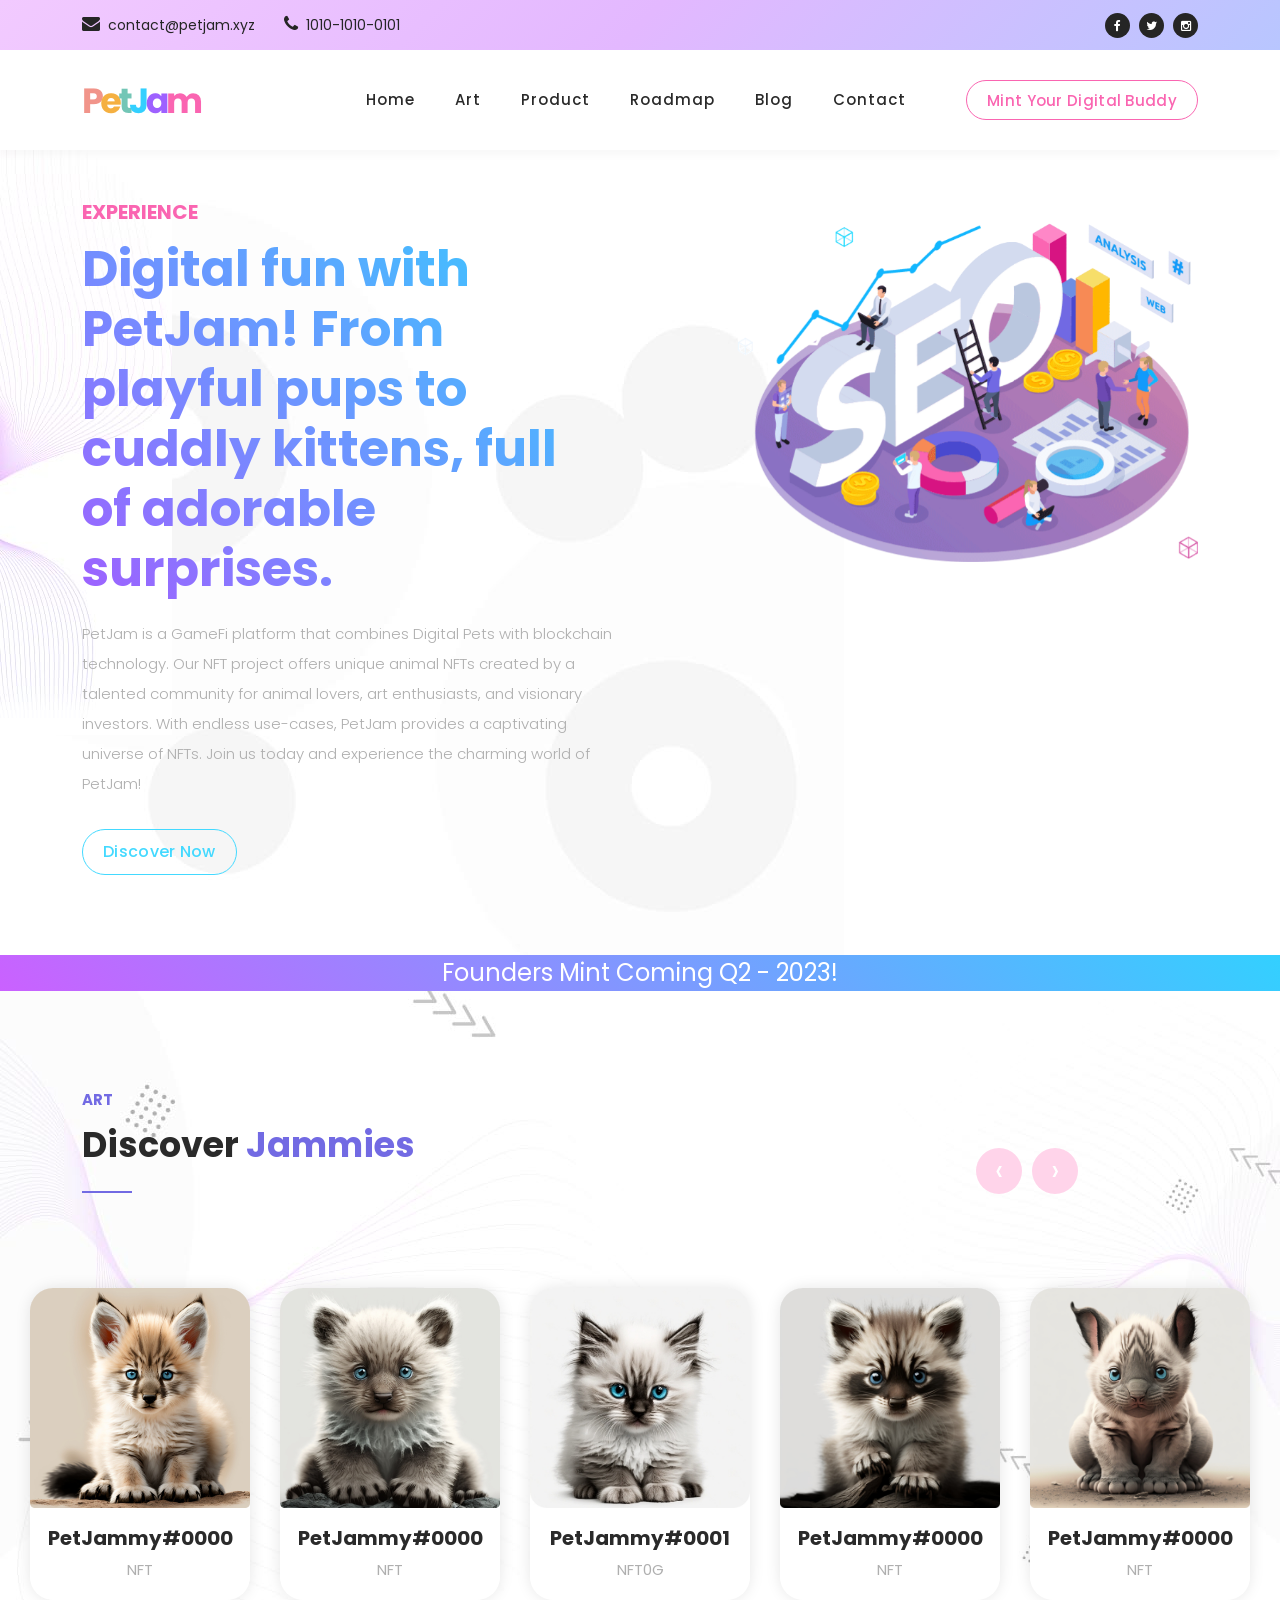
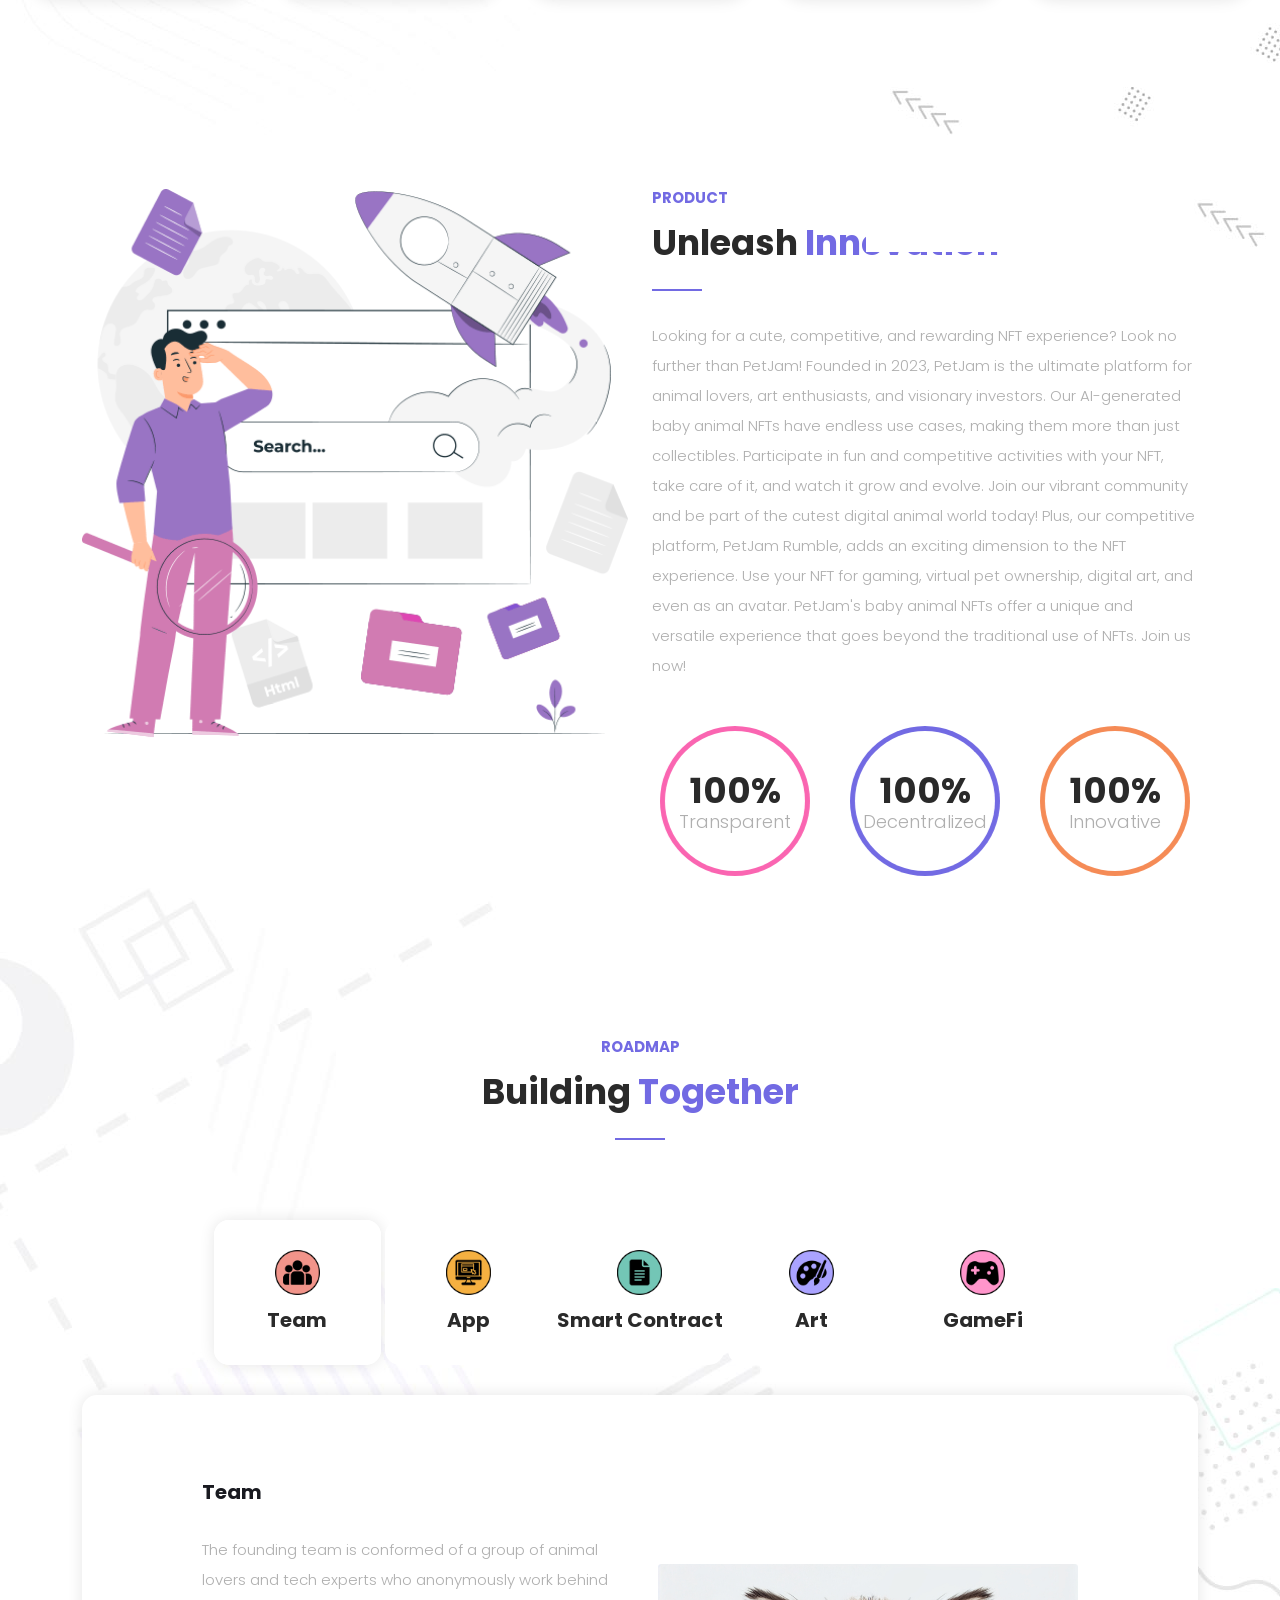
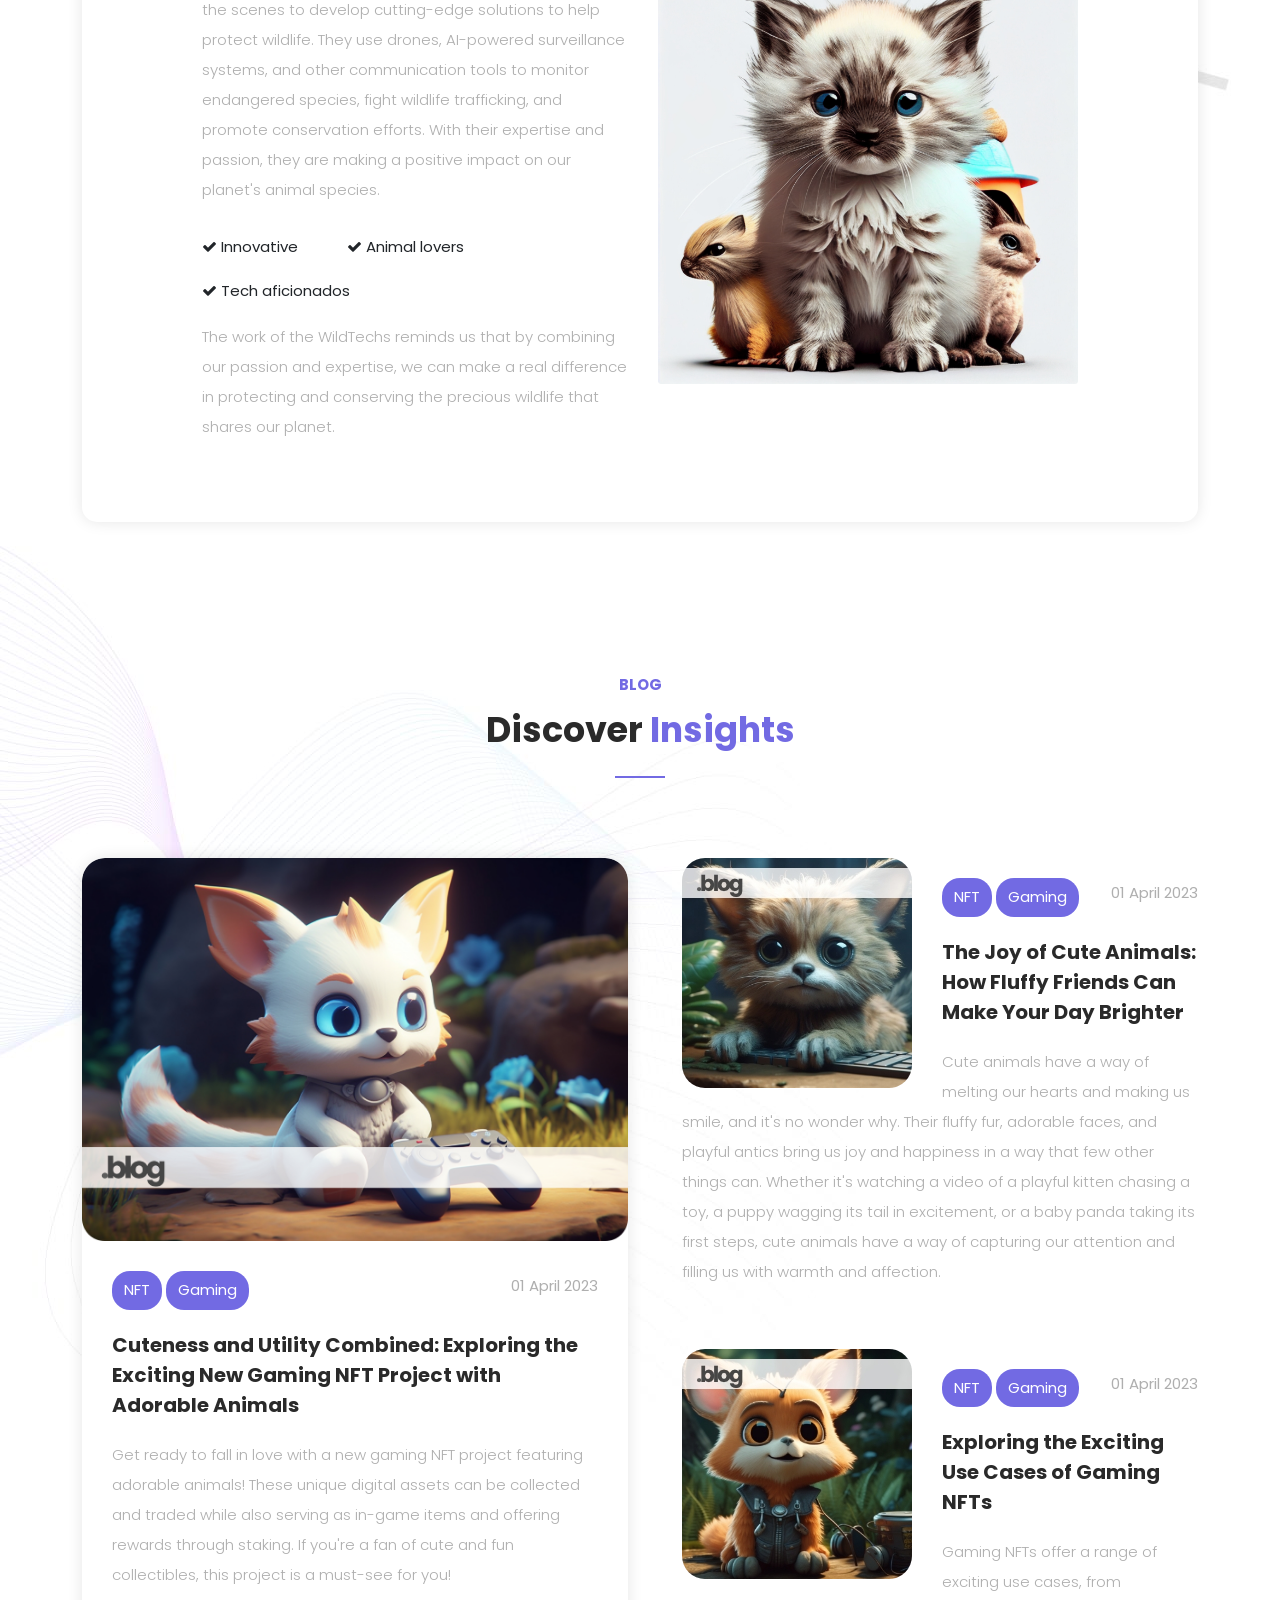
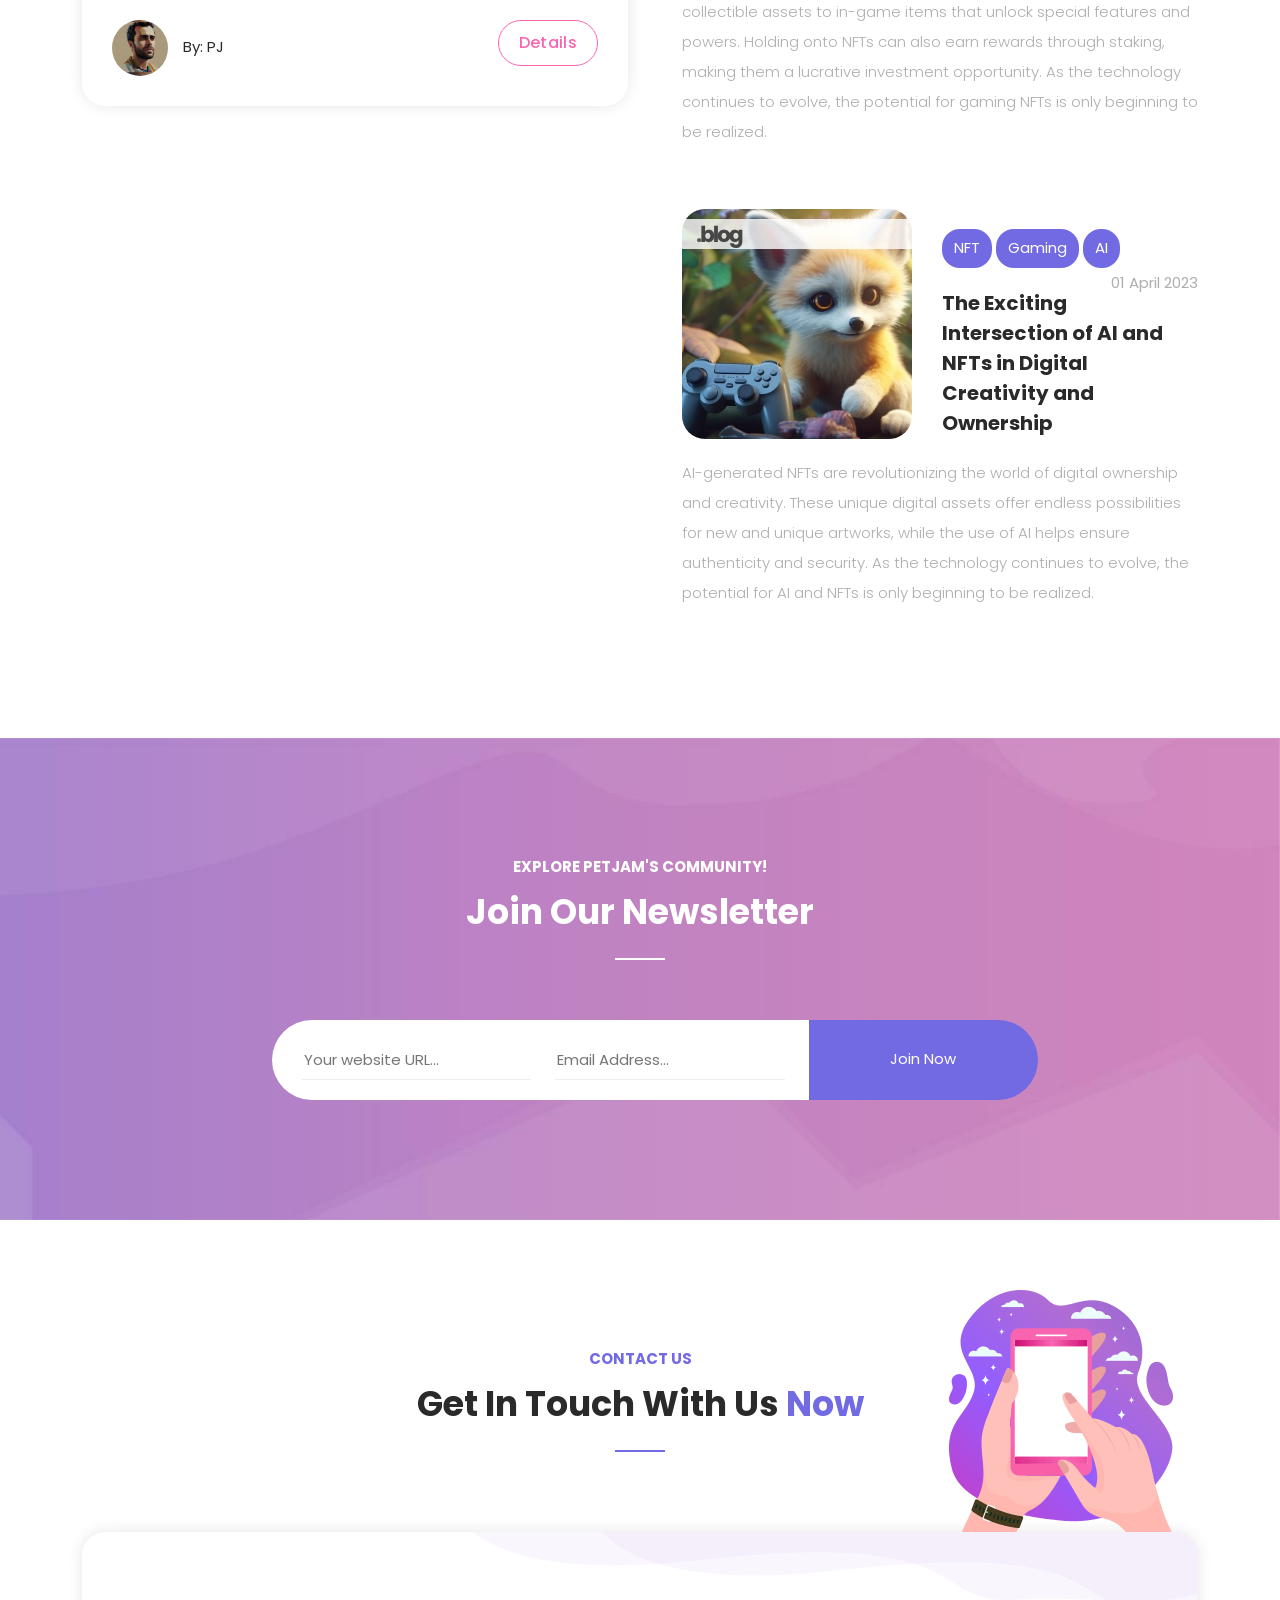
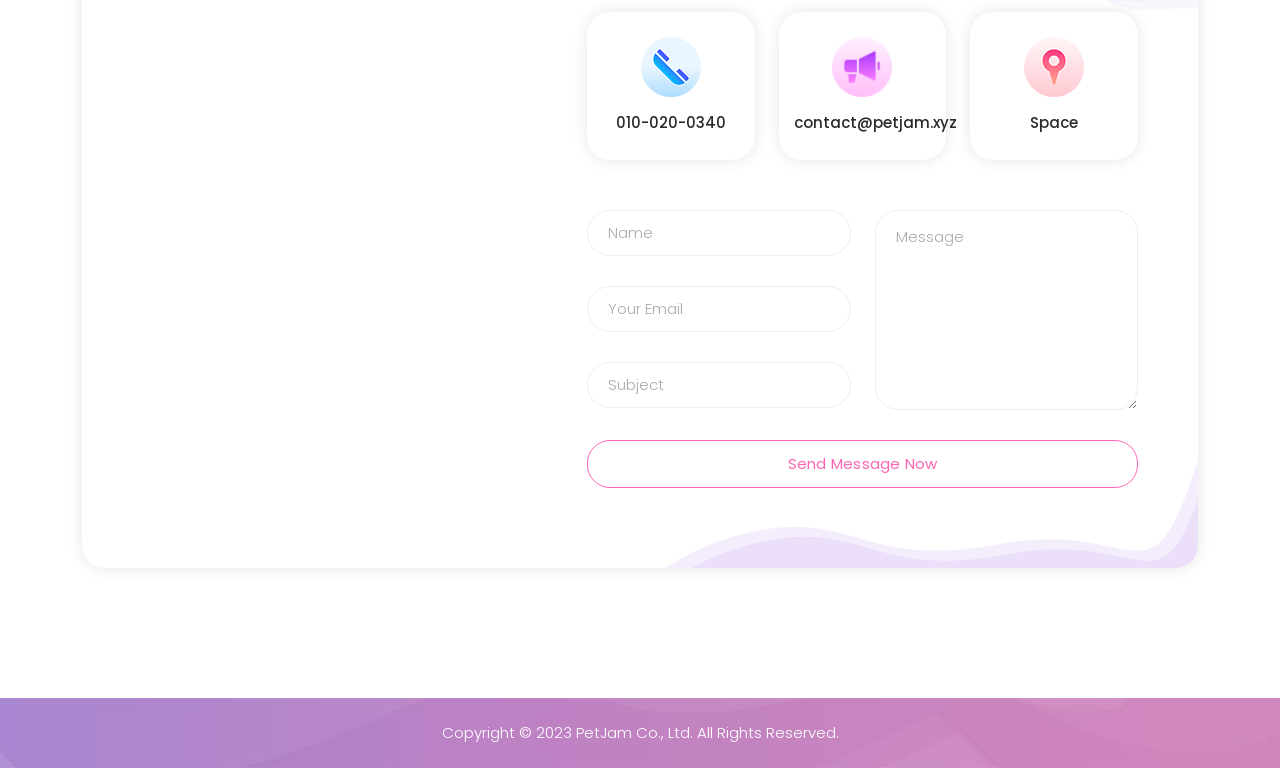
<file: index.html>
<!DOCTYPE html>
<html lang="en">

  <head>

    <meta charset="UTF-8">
    <meta name="viewport" content="width=device-width, initial-scale=1, shrink-to-fit=no">
    <meta name="description" content="">
    <meta name="author" content="">
    <link rel="preconnect" href="https://fonts.googleapis.com">
    <link rel="preconnect" href="https://fonts.gstatic.com" crossorigin>
    <link rel="icon" href="assets/images/favicon.png" type="image/x-icon">
    <link href="https://fonts.googleapis.com/css2?family=Poppins:wght@100;200;300;400;500;600;700;800;900&display=swap" rel="stylesheet">

    <title>PetJam World - Digital fun with PetJam!</title>

    <!-- Bootstrap core CSS -->
    <link href="vendor/bootstrap/css/bootstrap.min.css" rel="stylesheet">


    <!-- Additional CSS Files -->
    <link rel="stylesheet" href="assets/css/fontawesome.css">
    <link rel="stylesheet" href="assets/css/templatemo-digimedia-v1.css">
    <link rel="stylesheet" href="assets/css/animated.css">
    <link rel="stylesheet" href="assets/css/owl.css">
  </head>

<body>

  <!-- ***** Preloader Start ***** -->
  <div id="js-preloader" class="js-preloader">
    <div class="preloader-inner">
      <span class="dot"></span>
      <div class="dots">
        <span></span>
        <span></span>
        <span></span>
      </div>
    </div>
  </div>
  <!-- ***** Preloader End ***** -->

  <!-- Pre-header Starts -->

  <div class="pre-header">
    <div class="container">
      <div class="row">
        <div class="col-lg-8 col-sm-8 col-7">
          <ul class="info">
            <li><a href=""><i class="fa fa-envelope"></i>contact@petjam.xyz</a></li>
            <li><a href=""><i class="fa fa-phone"></i>1010-1010-0101</a></li>
          </ul>
        </div>
        <div class="col-lg-4 col-sm-4 col-5">
          <ul class="social-media">
            <li><a href="#"><i class="fa fa-facebook"></i></a></li>
            <li><a href="#"><i class="fa fa-twitter"></i></a></li>
            <li><a href="#"><i class="fa fa-instagram"></i></a></li>
          </ul>
        </div>
      </div>
    </div>
  </div>

  <!-- Pre-header End -->

  <!-- ***** Header Area Start ***** -->
  <header class="header-area header-sticky wow slideInDown" data-wow-duration="0.75s" data-wow-delay="0s">
    <div class="container">
      <div class="row">
        <div class="col-12">
          <nav class="main-nav">
            <!-- ***** Logo Start ***** -->
            <a href="index.html" class="logo">
              <img src="assets/images/logo-v1.png" alt="">
            </a>
            <!-- ***** Logo End ***** -->
            <!-- ***** Menu Start ***** -->
            <ul class="nav">
              <li class="scroll-to-section"><a href="#top" class="active">Home</a></li>
              <li class="scroll-to-section"><a href="#portfolio">Art</a></li>
              <li class="scroll-to-section"><a href="#about">Product</a></li>
              <li class="scroll-to-section"><a href="#services">Roadmap</a></li>
              <li class="scroll-to-section"><a href="#blog">Blog</a></li>
              <li class="scroll-to-section"><a href="#contact">Contact</a></li> 
              <li class="scroll-to-section"><div class="border-first-button"><a href="#portfolio">Mint your Digital Buddy </a></div></li> 
            </ul>        
            <a class='menu-trigger'>
                <span>Menu</span>
            </a>
            <!-- ***** Menu End ***** -->
          </nav>
        </div>
      </div>
    </div>
  </header>
  <!-- ***** Header Area End ***** -->


  <div class="main-banner wow fadeIn" id="top" data-wow-duration="1s" data-wow-delay="0.5s">
    <div class="container">
      <div class="row">
        <div class="col-lg-12">
          <div class="row">
            <div class="col-lg-6 align-self-center">
              <div class="left-content show-up header-text wow fadeInLeft" data-wow-duration="1s" data-wow-delay="1s">
                <div class="row">
                  <div class="col-lg-12">
                    <h6>Experience </h6>
                    <h2 class="gradient-text">Digital fun with PetJam! From playful pups to cuddly kittens, full of adorable surprises.</h2>
                    <p>PetJam is a GameFi platform that combines Digital Pets with blockchain technology. Our NFT project offers unique animal NFTs created by a talented community for animal lovers, art enthusiasts, and visionary investors. With endless use-cases, PetJam provides a captivating universe of NFTs. Join us today and experience the charming world of PetJam!</p>
                  </div>
                  <div class="col-lg-12">
                    <div class="border-first-buttonblue scroll-to-section">
                      <a href="#portfolio">Discover Now</a>
                    </div>
                  </div>
                </div>
              </div>
            </div>
            <div class="col-lg-6">
              <div class="right-image wow fadeInRight" data-wow-duration="1s" data-wow-delay="0.5s">
                <img src="assets/images/slider-dec.png" alt="">
              </div>
            </div>
          </div>
        </div>
      </div>
    </div>
  </div>

    <!-- ***** Banner Sale ***** -->
  <div class="banner">Founders Mint Coming Q2 - 2023!</div>

  <!-- ***** Art ***** -->

  <div id="portfolio" class="our-portfolio section">
    <div class="container">
      <div class="row">
        <div class="col-lg-5">
          <div class="section-heading wow fadeInLeft" data-wow-duration="1s" data-wow-delay="0.3s">
            <h6>Art</h6>
            <h4>Discover <em>Jammies</em></h4>
            <div class="line-dec"></div>
          </div>
        </div>
      </div>
    </div>
    <div class="container-fluid wow fadeIn" data-wow-duration="1s" data-wow-delay="0.7s">
      <div class="row">
        <div class="col-lg-12">
          <div class="loop owl-carousel">
            <div class="item">
                <div class="portfolio-item">
                <div class="thumb">
                  <img src="assets/images/portfolio-01.jpg" alt="">
                </div>
                <div class="down-content">
                  <h4>PetJammy#0001</h4>
                  <span>NFT0G</span>
                </div>
              </div>
              </a>  
            </div>
            <div class="item">
                <div class="portfolio-item">
                <div class="thumb">
                  <img src="assets/images/portfolio-46.jpg" alt="">
                </div>
                <div class="down-content">
                  <h4>PetJammy#0000</h4>
                  <span>NFT</span>
                </div>
              </div>
              </a>  
            </div>
            <div class="item">
                <div class="portfolio-item">
                <div class="thumb">
                  <img src="assets/images/portfolio-47.jpg" alt="">
                </div>
                <div class="down-content">
                  <h4>PetJammy#0000</h4>
                  <span>NFT</span>
                </div>
              </div>
              </a>  
            </div>
            <div class="item">
                <div class="portfolio-item">
                <div class="thumb">
                  <img src="assets/images/portfolio-48.jpg" alt="">
                </div>
                <div class="down-content">
                  <h4>PetJammy#0000</h4>
                  <span>NFT</span>
                </div>
              </div>
              </a>  
            </div>
            <div class="item">
                <div class="portfolio-item">
                <div class="thumb">
                  <img src="assets/images/portfolio-49.jpg" alt="">
                </div>
                <div class="down-content">
                  <h4>PetJammy#0000</h4>
                  <span>NFT</span>
                </div>
              </div>
              </a>  
            </div>
            <div class="item">
                <div class="portfolio-item">
                <div class="thumb">
                  <img src="assets/images/portfolio-50.jpg" alt="">
                </div>
                <div class="down-content">
                  <h4>PetJammy#0000</h4>
                  <span>NFT0G</span>
                </div>
              </div>
              </a>  
            </div>
            <div class="item">
                <div class="portfolio-item">
                <div class="thumb">
                  <img src="assets/images/portfolio-05.jpg" alt="">
                </div>
                <div class="down-content">
                  <h4>PetJammy#0000</h4>
                  <span>NFT</span>
                </div>
              </div>
              </a>  
            </div>
            <div class="item">
                <div class="portfolio-item">
                <div class="thumb">
                  <img src="assets/images/portfolio-34.jpg" alt="">
                </div>
                <div class="down-content">
                  <h4>PetJammy#0000</h4>
                  <span>NFT</span>
                </div>
              </div>
              </a>  
            </div>
            <div class="item">
                <div class="portfolio-item">
                <div class="thumb">
                  <img src="assets/images/portfolio-07.jpg" alt="">
                </div>
                <div class="down-content">
                  <h4>PetJammy#0000</h4>
                  <span>NFT</span>
                </div>
              </div>
              </a>  
            </div>
            <div class="item">
                <div class="portfolio-item">
                <div class="thumb">
                  <img src="assets/images/portfolio-29.jpg" alt="">
                </div>
                <div class="down-content">
                  <h4>PetJammy#0000</h4>
                  <span>NFT</span>
                </div>
              </div>
              </a>  
            </div>
            <div class="item">
                <div class="portfolio-item">
                <div class="thumb">
                  <img src="assets/images/portfolio-06.jpg" alt="">
                </div>
                <div class="down-content">
                  <h4>PetJammy#0000</h4>
                  <span>NFT</span>
                </div>
              </div>
              </a>  
            </div>
            <div class="item">
                <div class="portfolio-item">
                <div class="thumb">
                  <img src="assets/images/portfolio-02.jpg" alt="">
                </div>
                <div class="down-content">
                  <h4>PetJammy#0000</h4>
                  <span>NFT</span>
                </div>
              </div>
              </a>  
            </div>
            <div class="item">
                <div class="portfolio-item">
                <div class="thumb">
                  <img src="assets/images/portfolio-17.jpg" alt="">
                </div>
                <div class="down-content">
                  <h4>PetJammy#0000</h4>
                  <span>NFT</span>
                </div>
              </div>
              </a>  
            </div>
            <div class="item">
                <div class="portfolio-item">
                <div class="thumb">
                  <img src="assets/images/portfolio-18.jpg" alt="">
                </div>
                <div class="down-content">
                  <h4>PetJammy#0000</h4>
                  <span>NFT</span>
                </div>
              </div>
              </a>  
            </div>
            <div class="item">
                <div class="portfolio-item">
                <div class="thumb">
                  <img src="assets/images/portfolio-19.jpg" alt="">
                </div>
                <div class="down-content">
                  <h4>PetJammy#0000</h4>
                  <span>NFT</span>
                </div>
              </div>
              </a>  
            </div>
            <div class="item">
                <div class="portfolio-item">
                <div class="thumb">
                  <img src="assets/images/portfolio-20.jpg" alt="">
                </div>
                <div class="down-content">
                  <h4>PetJammy#0000</h4>
                  <span>NFT</span>
                </div>
              </div>
              </a>  
            </div>
            <div class="item">
                <div class="portfolio-item">
                <div class="thumb">
                  <img src="assets/images/portfolio-21.jpg" alt="">
                </div>
                <div class="down-content">
                  <h4>PetJammy#0000</h4>
                  <span>NFT</span>
                </div>
              </div>
              </a>  
            </div>
            <div class="item">
                <div class="portfolio-item">
                <div class="thumb">
                  <img src="assets/images/portfolio-03.jpg" alt="">
                </div>
                <div class="down-content">
                  <h4>PetJammy#0000</h4>
                  <span>NFT</span>
                </div>
              </div>
              </a>  
            </div>
            <div class="item">
                <div class="portfolio-item">
                <div class="thumb">
                  <img src="assets/images/portfolio-35.jpg" alt="">
                </div>
                <div class="down-content">
                  <h4>PetJammy#0000</h4>
                  <span>NFT</span>
                </div>
              </div>
              </a>  
            </div>
            <div class="item">
                <div class="portfolio-item">
                <div class="thumb">
                  <img src="assets/images/portfolio-36.jpg" alt="">
                </div>
                <div class="down-content">
                  <h4>PetJammy#0000</h4>
                  <span>NFT</span>
                </div>
              </div>
              </a>  
            </div>
            <div class="item">
                <div class="portfolio-item">
                <div class="thumb">
                  <img src="assets/images/portfolio-37.jpg" alt="">
                </div>
                <div class="down-content">
                  <h4>PetJammy#0000</h4>
                  <span>NFT</span>
                </div>
              </div>
              </a>  
            </div>
            <div class="item">
                <div class="portfolio-item">
                <div class="thumb">
                  <img src="assets/images/portfolio-08.jpg" alt="">
                </div>
                <div class="down-content">
                  <h4>PetJammy#0000</h4>
                  <span>NFT</span>
                </div>
              </div>
              </a>  
            </div>
            <div class="item">
                <div class="portfolio-item">
                <div class="thumb">
                  <img src="assets/images/portfolio-38.jpg" alt="">
                </div>
                <div class="down-content">
                  <h4>PetJammy#0000</h4>
                  <span>NFT</span>
                </div>
              </div>
              </a>  
            </div>
            <div class="item">
                <div class="portfolio-item">
                <div class="thumb">
                  <img src="assets/images/portfolio-39.jpg" alt="">
                </div>
                <div class="down-content">
                  <h4>PetJammy#0000</h4>
                  <span>NFT</span>
                </div>
              </div>
              </a>  
            </div>
          <div class="item">
                <div class="portfolio-item">
                <div class="thumb">
                  <img src="assets/images/portfolio-40.jpg" alt="">
                </div>
                <div class="down-content">
                  <h4>PetJammy#0000</h4>
                  <span>NFT</span>
                </div>
              </div>
              </a>  
            </div>
            <div class="item">
                <div class="portfolio-item">
                <div class="thumb">
                  <img src="assets/images/portfolio-41.jpg" alt="">
                </div>
                <div class="down-content">
                  <h4>PetJammy#0000</h4>
                  <span>NFT</span>
                </div>
              </div>
              </a>  
            </div>
            <div class="item">
                <div class="portfolio-item">
                <div class="thumb">
                  <img src="assets/images/portfolio-42.jpg" alt="">
                </div>
                <div class="down-content">
                  <h4>PetJammy#0000</h4>
                  <span>NFT</span>
                </div>
              </div>
              </a>  
            </div>
            <div class="item">
                <div class="portfolio-item">
                <div class="thumb">
                  <img src="assets/images/portfolio-43.jpg" alt="">
                </div>
                <div class="down-content">
                  <h4>PetJammy#0000</h4>
                  <span>NFT</span>
                </div>
              </div>
              </a>  
            </div>
            <div class="item">
                <div class="portfolio-item">
                <div class="thumb">
                  <img src="assets/images/portfolio-44.jpg" alt="">
                </div>
                <div class="down-content">
                  <h4>PetJammy#0000</h4>
                  <span>NFT</span>
                </div>
              </div>
              </a>  
            </div>
            <div class="item">
                <div class="portfolio-item">
                <div class="thumb">
                  <img src="assets/images/portfolio-45.jpg" alt="">
                </div>
                <div class="down-content">
                  <h4>PetJammy#0000</h4>
                  <span>NFT</span>
                </div>
              </div>
              </a>  
            </div>
            <div class="item">
                <div class="portfolio-item">
                <div class="thumb">
                  <img src="assets/images/portfolio-09.jpg" alt="">
                </div>
                <div class="down-content">
                  <h4>PetJammy#0000</h4>
                  <span>NFT</span>
                </div>
              </div>
              </a>  
            </div>
            <div class="item">
                <div class="portfolio-item">
                <div class="thumb">
                  <img src="assets/images/portfolio-10.jpg" alt="">
                </div>
                <div class="down-content">
                  <h4>PetJammy#0000</h4>
                  <span>NFT</span>
                </div>
              </div>
              </a>  
            </div>
            <div class="item">
                <div class="portfolio-item">
                <div class="thumb">
                  <img src="assets/images/portfolio-28.jpg" alt="">
                </div>
                <div class="down-content">
                  <h4>PetJammy#0000</h4>
                  <span>NFT</span>
                </div>
              </div>
              </a>  
            </div>
            <div class="item">
                <div class="portfolio-item">
                <div class="thumb">
                  <img src="assets/images/portfolio-11.jpg" alt="">
                </div>
                <div class="down-content">
                  <h4>PetJammy#0000</h4>
                  <span>NFT</span>
                </div>
              </div>
              </a>  
            </div>
            <div class="item">
                <div class="portfolio-item">
                <div class="thumb">
                  <img src="assets/images/portfolio-12.jpg" alt="">
                </div>
                <div class="down-content">
                  <h4>PetJammy#0000</h4>
                  <span>NFT</span>
                </div>
              </div>
              </a>  
            </div>
            <div class="item">
                <div class="portfolio-item">
                <div class="thumb">
                  <img src="assets/images/portfolio-13.jpg" alt="">
                </div>
                <div class="down-content">
                  <h4>PetJammy#0000</h4>
                  <span>NFT</span>
                </div>
              </div>
              </a>  
            </div>
            <div class="item">
                <div class="portfolio-item">
                <div class="thumb">
                  <img src="assets/images/portfolio-04.jpg" alt="">
                </div>
                <div class="down-content">
                  <h4>PetJammy#0000</h4>
                  <span>NFT</span>
                </div>
              </div>
              </a>  
            </div>
            <div class="item">
                <div class="portfolio-item">
                <div class="thumb">
                  <img src="assets/images/portfolio-22.jpg" alt="">
                </div>
                <div class="down-content">
                  <h4>PetJammy#0000</h4>
                  <span>NFT</span>
                </div>
              </div>
              </a>  
            </div>
            <div class="item">
                <div class="portfolio-item">
                <div class="thumb">
                  <img src="assets/images/portfolio-33.jpg" alt="">
                </div>
                <div class="down-content">
                  <h4>PetJammy#0000</h4>
                  <span>NFT</span>
                </div>
              </div>
              </a>  
            </div>
            <div class="item">
                <div class="portfolio-item">
                <div class="thumb">
                  <img src="assets/images/portfolio-27.jpg" alt="">
                </div>
                <div class="down-content">
                  <h4>PetJammy#0000</h4>
                  <span>NFT</span>
                </div>
              </div>
              </a>  
            </div>
            <div class="item">
                <div class="portfolio-item">
                <div class="thumb">
                  <img src="assets/images/portfolio-23.jpg" alt="">
                </div>
                <div class="down-content">
                  <h4>PetJammy#0000</h4>
                  <span>NFT</span>
                </div>
              </div>
              </a>  
            </div>
            <div class="item">
                <div class="portfolio-item">
                <div class="thumb">
                  <img src="assets/images/portfolio-24.jpg" alt="">
                </div>
                <div class="down-content">
                  <h4>PetJammy#0000</h4>
                  <span>NFT</span>
                </div>
              </div>
              </a>  
            </div>
            <div class="item">
                <div class="portfolio-item">
                <div class="thumb">
                  <img src="assets/images/portfolio-25.jpg" alt="">
                </div>
                <div class="down-content">
                  <h4>PetJammy#0000</h4>
                  <span>NFT</span>
                </div>
              </div>
              </a>  
            </div>
            <div class="item">
                <div class="portfolio-item">
                <div class="thumb">
                  <img src="assets/images/portfolio-26.jpg" alt="">
                </div>
                <div class="down-content">
                  <h4>PetJammy#0000</h4>
                  <span>NFT</span>
                </div>
              </div>
              </a>  
            </div>
            <div class="item">
                <div class="portfolio-item">
                <div class="thumb">
                  <img src="assets/images/portfolio-14.jpg" alt="">
                </div>
                <div class="down-content">
                  <h4>PetJammy#0000</h4>
                  <span>NFT</span>
                </div>
              </div>
              </a>  
            </div>
            <div class="item">
                <div class="portfolio-item">
                <div class="thumb">
                  <img src="assets/images/portfolio-32.jpg" alt="">
                </div>
                <div class="down-content">
                  <h4>PetJammy#0000</h4>
                  <span>NFT</span>
                </div>
              </div>
              </a>  
            </div>
            <div class="item">
                <div class="portfolio-item">
                <div class="thumb">
                  <img src="assets/images/portfolio-27.jpg" alt="">
                </div>
                <div class="down-content">
                  <h4>PetJammy#0000</h4>
                  <span>NFT</span>
                </div>
              </div>
              </a>  
            </div>
            <div class="item">
                <div class="portfolio-item">
                <div class="thumb">
                  <img src="assets/images/portfolio-15.jpg" alt="">
                </div>
                <div class="down-content">
                  <h4>PetJammy#0000</h4>
                  <span>NFT</span>
                </div>
              </div>
              </a>  
            </div>
            <div class="item">
                <div class="portfolio-item">
                <div class="thumb">
                  <img src="assets/images/portfolio-16.jpg" alt="">
                </div>
                <div class="down-content">
                  <h4>PetJammy#0000</h4>
                  <span>NFT</span>
                </div>
              </div>
              </a>  
            </div>
            <div class="item">
                <div class="portfolio-item">
                <div class="thumb">
                  <img src="assets/images/portfolio-31.jpg" alt="">
                </div>
                <div class="down-content">
                  <h4>PetJammy#0000</h4>
                  <span>NFT</span>
                </div>
              </div>
              </a>  
            </div>
            <div class="item">
                <div class="portfolio-item">
                <div class="thumb">
                  <img src="assets/images/portfolio-21.jpg" alt="">
                </div>
                <div class="down-content">
                  <h4>PetJammy#0000</h4>
                  <span>NFT</span>
                </div>
              </div>
              </a>  
            </div>
            <div class="item">
                <div class="portfolio-item">
                <div class="thumb">
                  <img src="assets/images/portfolio-27.jpg" alt="">
                </div>
                <div class="down-content">
                  <h4>PetJammy#0000</h4>
                  <span>NFT</span>
                </div>
              </div>
              </a>  
            </div>
          </div>
        </div>
      </div>
    </div>
  </div>

    <!-- ***** About Section ***** -->

  <div id="about" class="about section">
    <div class="container">
      <div class="row">
        <div class="col-lg-12">
          <div class="row">
            <div class="col-lg-6">
              <div class="about-left-image  wow fadeInLeft" data-wow-duration="1s" data-wow-delay="0.5s">
                <img src="assets/images/about-dec.png" alt="">
              </div>
            </div>
            <div class="col-lg-6 align-self-center  wow fadeInRight" data-wow-duration="1s" data-wow-delay="0.5s">
              <div class="about-right-content">
                <div class="section-heading">
                  <h6>Product</h6>
                  <h4>Unleash <em>innovation</em></h4>
                  <div class="line-dec"></div>
                </div>
                <p>Looking for a cute, competitive, and rewarding NFT experience? Look no further than PetJam! Founded in 2023, PetJam is the ultimate platform for animal lovers, art enthusiasts, and visionary investors. Our AI-generated baby animal NFTs have endless use cases, making them more than just collectibles. Participate in fun and competitive activities with your NFT, take care of it, and watch it grow and evolve. Join our vibrant community and be part of the cutest digital animal world today! Plus, our competitive platform, PetJam Rumble, adds an exciting dimension to the NFT experience. Use your NFT for gaming, virtual pet ownership, digital art, and even as an avatar. PetJam's baby animal NFTs offer a unique and versatile experience that goes beyond the traditional use of NFTs. Join us now!</p>
                <div class="row">
                  <div class="col-lg-4 col-sm-4">
                    <div class="skill-item first-skill-item wow fadeIn" data-wow-duration="1s" data-wow-delay="0s">
                      <div class="progress" data-percentage="100">
                        <span class="progress-left">
                          <span class="progress-bar"></span>
                        </span>
                        <span class="progress-right">
                          <span class="progress-bar"></span>
                        </span>
                        <div class="progress-value">
                          <div>
                            100%<br>
                            <span>Transparent</span>
                          </div>
                        </div>
                      </div>
                    </div>
                  </div>
                  <div class="col-lg-4 col-sm-4">
                    <div class="skill-item second-skill-item wow fadeIn" data-wow-duration="1s" data-wow-delay="0s">
                      <div class="progress" data-percentage="100">
                        <span class="progress-left">
                          <span class="progress-bar"></span>
                        </span>
                        <span class="progress-right">
                          <span class="progress-bar"></span>
                        </span>
                        <div class="progress-value">
                          <div>
                            100%<br>
                            <span>Decentralized</span>
                          </div>
                        </div>
                      </div>
                    </div>
                  </div>
                  <div class="col-lg-4 col-sm-4">
                    <div class="skill-item third-skill-item wow fadeIn" data-wow-duration="1s" data-wow-delay="0s">
                      <div class="progress" data-percentage="100">
                        <span class="progress-left">
                          <span class="progress-bar"></span>
                        </span>
                        <span class="progress-right">
                          <span class="progress-bar"></span>
                        </span>
                        <div class="progress-value">
                          <div>
                            100%<br>
                            <span>Innovative</span>
                          </div>
                        </div>
                      </div>
                    </div>
                  </div>
                </div> 
              </div>
            </div>
          </div>
        </div>
      </div>
    </div>
  </div>


    <!-- ***** Roadmap ***** -->

  <div id="services" class="services section">
    <div class="container">
      <div class="row">
        <div class="col-lg-12">
          <div class="section-heading  wow fadeInDown" data-wow-duration="1s" data-wow-delay="0.5s">
            <h6>Roadmap</h6>
            <h4>Building <em>Together</em></h4>
            <div class="line-dec"></div>
          </div>
        </div>
        <div class="col-lg-12">
          <div class="naccs">
            <div class="grid">
              <div class="row">
                <div class="col-lg-12">
                  <div class="menu">
                    <div class="first-thumb active">

                      <div class="thumb">
                        <span class="icon"><img src="assets/images/service-icon-01.png" alt=""></span>
                        Team
                      </div>
                    </div>
                    <div>
                      <div class="thumb">                 
                        <span class="icon"><img src="assets/images/service-icon-02.png" alt=""></span>
                        App
                      </div>
                    </div>
                    <div>
                      <div class="thumb">                 
                        <span class="icon"><img src="assets/images/service-icon-03.png" alt=""></span>
                        Smart Contract
                      </div>
                    </div>
                    <div>
                      <div class="thumb">                 
                        <span class="icon"><img src="assets/images/service-icon-04.png" alt=""></span>
                        Art
                      </div>
                    </div>
                    <div class="last-thumb">
                      <div class="thumb">                 
                        <span class="icon"><img src="assets/images/service-icon-05.png" alt=""></span>
                        GameFi
                      </div>
                    </div>
                  </div>
                </div> 
                <div class="col-lg-12">
                  <ul class="nacc">
                    <li class="active">
                      <div>
                        <div class="thumb">
                          <div class="row">
                            <div class="col-lg-6 align-self-center">
                              <div class="left-text">
                                <h4>Team</h4>
                                <p>The founding team is conformed of a group of animal lovers and tech experts who anonymously work behind the scenes to develop cutting-edge solutions to help protect wildlife. They use drones, AI-powered surveillance systems, and other communication tools to monitor endangered species, fight wildlife trafficking, and promote conservation efforts. With their expertise and passion, they are making a positive impact on our planet's animal species. </p>
                                <div class="ticks-list"><span><i class="fa fa-check"></i> Innovative</span> <span><i class="fa fa-check"></i> Animal lovers</span>
                                  <span><i class="fa fa-check"></i> Tech aficionados </span>  </div> 
                                <p>The work of the WildTechs reminds us that by combining our passion and expertise, we can make a real difference in protecting and conserving the precious wildlife that shares our planet.
                                </p>
                              </div>
                            </div>
                            <div class="col-lg-6 align-self-center">
                              <div class="right-image">
                                <img src="assets/images/services-image.jpg" alt="">
                              </div>
                            </div>
                          </div>
                        </div>
                      </div>
                    </li>
                    <li>
                      <div>
                        <div class="thumb">
                          <div class="row">
                            <div class="col-lg-6 align-self-center">
                              <div class="left-text">
                                <h4>Website & Application</h4>
                                <p>We'll be showcasing our amazing art, giving you sneak peeks into our exciting roadmap updates, sharing the latest news and stories on our blog, and basically, telling you everything you need to know about our awesome project! Our upcoming game will revolutionize the use of NFTs. The community will use their NFTs for a variety of use-cases, including virtual pet ownership, gaming, digital art, and as avatars. With endless possibilities for customization and interaction, this game will offer a unique and immersive experience that goes beyond traditional NFT collectibles. Stay tuned for more updates and join us in creating the future of NFT gaming!</p>
                                <div class="ticks-list"> <span><i class="fa fa-check"></i> Engaging </span> <span><i class="fa fa-check"></i> Up-to-date </span>
                                  <span><i class="fa fa-check"></i> User-friendly</span>  </div>
                                <p>Revolutionize the way you work, play, and connect with our innovative and user-friendly application.</p>
                              </div>
                            </div>
                            <div class="col-lg-6 align-self-center">
                              <div class="right-image">
                                <img src="assets/images/services-image-02.jpg" alt="">
                              </div>
                            </div>
                          </div>
                        </div>
                      </div>
                    </li>
                    <li>
                      <div>
                        <div class="thumb">
                          <div class="row">
                            <div class="col-lg-6 align-self-center">
                              <div class="left-text">
                                <h4>Smart Contract Development </h4>
                                <p>Marmalade NFTs on Kadena offer exciting possibilities for creators and collectors. Backed by Kadena's secure blockchain, these unique tokens allow you to create, trade, and collect digital assets. Whether you're an artist or collector, Marmalade NFTs provide a new and innovative way to engage with digital art and collectibles. With their cutting-edge technology and interoperability, Marmalade NFTs are set to revolutionize the world of digital assets, including Petjam.
                                </p>
                                <div class="ticks-list"> <span><i class="fa fa-check"></i> Secure </span> <span><i class="fa fa-check"></i> Transparent </span>
                                  <span><i class="fa fa-check"></i> Interoperable </span> <span><i class="fa fa-check"></i> Versatile</span> </div>
                                <p>Join the Marmalade NFT revolution and experience the future of digital assets!</p>
                              </div>
                            </div>
                            <div class="col-lg-6 align-self-center">
                              <div class="right-image">
                                <img src="assets/images/services-image-03.jpg" alt="">
                              </div>
                            </div>
                          </div>
                        </div>
                      </div>
                    </li>
                    <li>
                      <div>
                        <div class="thumb">
                          <div class="row">
                            <div class="col-lg-6 align-self-center">
                              <div class="left-text">
                                <h4>Art</h4>
                                <p>Our AI-generated cute baby animal art is a unique and special creation that combines the creativity of human artistry with the innovation of AI. Using advanced machine learning algorithms, our art captures the essence of these beloved creatures in a way that is both whimsical and realistic, producing new variations with each iteration. Whether you're a fan of cute animal art or appreciate modern technology, our AI-generated baby animal art is a must-see.                                </p>
                                <div class="ticks-list"><span><i class="fa fa-check"></i> AI Generated </span> <span><i class="fa fa-check"></i> Unique & Authentic</span> <span><i class="fa fa-check"></i> Creative</span>
                                </div>
                                <p>Who needs anything else when you can have the cute and cuddly perfection of AI-generated baby animal art?
                                </p>
                              </div>
                            </div>
                            <div class="col-lg-6 align-self-center">
                              <div class="right-image">
                                <img src="assets/images/services-image-04.jpg" alt="">
                              </div>
                            </div>
                          </div>
                        </div>
                      </div>
                    </li>
                    <li>
                      <div>
                        <div class="thumb">
                          <div class="row">
                            <div class="col-lg-6 align-self-center">
                              <div class="left-text">
                                <h4>GameFi</h4>
                                <p>In this NFT project game, players collect baby animals to compete against each other in battles and evolve into more powerful creatures. With turn-based battles, breeding mechanics, and unique NFTs with their own set of skills and attributes, this game offers a fun and engaging gameplay experience for fans of NFTs and animal battles.</p>
                                <div class="ticks-list"><span>  <span><i class="fa fa-check"></i> Fun </span> 
                                  <span><i class="fa fa-check"></i> Collectibile </span> <span><i class="fa fa-check"></i> Play-to-Earn </span> </div>
                                <p>Get ready to unleash your inner animal trainer and dominate the NFT project game!
                                </p>
                              </div>
                            </div>
                            <div class="col-lg-6 align-self-center">
                              <div class="right-image">
                                <img src="assets/images/services-image-05.jpg" alt="">
                              </div>
                            </div>
                          </div>
                        </div>
                      </div>
                    </li>
                  </ul>
                </div>          
              </div>
            </div>
          </div>
        </div>
      </div>
    </div>
  </div>
  <br>

  
    <!-- ***** blog ***** -->  

  <div id="blog" class="blog">
    <div class="container">
      <div class="row">
        <div class="col-lg-4 offset-lg-4  wow fadeInDown" data-wow-duration="1s" data-wow-delay="0.3s">
          <div class="section-heading">
            <h6>Blog</h6>
            <h4>Discover <em>Insights</em></h4>
            <div class="line-dec"></div>
          </div>
        </div>
        <div class="col-lg-6 show-up wow fadeInUp" data-wow-duration="1s" data-wow-delay="0.3s">
          <div class="blog-post">
            <div class="thumb">
              <a href="#"><img src="assets/images/blog-post-01.jpg" alt=""></a>
            </div>
            <div class="down-content">
              <span class="category">NFT</span>
              <span class="category">Gaming</span>
              <span class="date">01 April 2023</span>
              <a href="#"><h4>Cuteness and Utility Combined: Exploring the Exciting New Gaming NFT Project with Adorable Animals</h4></a>
              <p>Get ready to fall in love with a new gaming NFT project featuring adorable animals! These unique digital assets can be collected and traded while also serving as in-game items and offering rewards through staking. If you're a fan of cute and fun collectibles, this project is a must-see for you!</p>
              <span class="author"><img src="assets/images/author-post.jpg" alt="">By: PJ</span>
              <div class="border-first-button"><a href="#">Details</a></div>
            </div>
          </div>
        </div>
        <div class="col-lg-6 wow fadeInUp" data-wow-duration="1s" data-wow-delay="0.3s">
          <div class="blog-posts">
            <div class="row">
              <div class="col-lg-12">
                <div class="post-item">
                  <div class="thumb">
                    <a href="#"><img src="assets/images/blog-post-02.jpg" alt=""></a>
                  </div>
                  <div class="right-content">
                    <span class="category">NFT</span>
                    <span class="category">Gaming</span>
                    <span class="date">01 April 2023</span>
                    <a href="#"><h4>The Joy of Cute Animals: How Fluffy Friends Can Make Your Day Brighter</h4></a>
                    <p>Cute animals have a way of melting our hearts and making us smile, and it's no wonder why. Their fluffy fur, adorable faces, and playful antics bring us joy and happiness in a way that few other things can.

                      Whether it's watching a video of a playful kitten chasing a toy, a puppy wagging its tail in excitement, or a baby panda taking its first steps, cute animals have a way of capturing our attention and filling us with warmth and affection.
                      
                      </p>
                  </div>
                </div>
              </div>
              <div class="col-lg-12">
                <div class="post-item">
                  <div class="thumb">
                    <a href="#"><img src="assets/images/blog-post-03.jpg" alt=""></a>
                  </div>
                  <div class="right-content">
                    <span class="category">NFT</span>
                    <span class="category">Gaming</span>
                    <span class="date">01 April 2023</span>
                    <a href="#"><h4>Exploring the Exciting Use Cases of Gaming NFTs</h4></a>
                    <p>Gaming NFTs offer a range of exciting use cases, from collectible assets to in-game items that unlock special features and powers. Holding onto NFTs can also earn rewards through staking, making them a lucrative investment opportunity. As the technology continues to evolve, the potential for gaming NFTs is only beginning to be realized.</p>
                  </div>
                </div>
              </div>
              <div class="col-lg-12">
                <div class="post-item last-post-item">
                  <div class="thumb">
                    <a href="#"><img src="assets/images/blog-post-04.jpg" alt=""></a>
                  </div>
                  <div class="right-content">
                    <span class="category">NFT</span>
                    <span class="category">Gaming</span>
                    <span class="category">AI</span>
                   
                    <span class="date">01 April 2023</span>
                    <a href="#"><h4>The Exciting Intersection of AI and NFTs in Digital Creativity and Ownership</h4></a>
                    <p>AI-generated NFTs are revolutionizing the world of digital ownership and creativity. These unique digital assets offer endless possibilities for new and unique artworks, while the use of AI helps ensure authenticity and security. As the technology continues to evolve, the potential for AI and NFTs is only beginning to be realized.



                    </p>
                  </div>
                </div>
              </div>
            </div>
          </div>
        </div>
      </div>
    </div>
  </div>  

    <!-- ***** newsletter ***** -->  

  <div id="free-quote" class="free-quote">
    <div class="container">
      <div class="row">
        <div class="col-lg-4 offset-lg-4">
          <div class="section-heading  wow fadeIn" data-wow-duration="1s" data-wow-delay="0.3s">
            <h6>Explore PetJam's community!</h6>
            <h4>Join our Newsletter</h4>
            <div class="line-dec"></div>
          </div>
        </div>
        <div class="col-lg-8 offset-lg-2  wow fadeIn" data-wow-duration="1s" data-wow-delay="0.8s">
          <form id="search" action="#" method="GET">
            <div class="row">
              <div class="col-lg-4 col-sm-4">
                <fieldset>
                  <input type="web" name="web" class="website" placeholder="Your website URL..." autocomplete="on" required>
                </fieldset>
              </div>
              <div class="col-lg-4 col-sm-4">
                <fieldset>
                  <input type="address" name="address" class="email" placeholder="Email Address..." autocomplete="on" required>
                </fieldset>
              </div>
              <div class="col-lg-4 col-sm-4">
                <fieldset>
                  <button type="submit" class="main-button">Join Now</button>
                </fieldset>
              </div>
            </div>
          </form>
        </div>
      </div>
    </div>
  </div>


  <!-- ***** Contact us ***** -->
  <div id="contact" class="contact-us section">
    <div class="container">
      <div class="row">
        <div class="col-lg-6 offset-lg-3">
          <div class="section-heading wow fadeIn" data-wow-duration="1s" data-wow-delay="0.5s">
            <h6>Contact Us</h6>
            <h4>Get In Touch With Us <em>Now</em></h4>
            <div class="line-dec"></div>
          </div>
        </div>
        <div class="col-lg-12 wow fadeInUp" data-wow-duration="0.5s" data-wow-delay="0.25s">
          <form id="contact" action="" method="post">
            <div class="row">
              <div class="col-lg-12">
                <div class="contact-dec">
                  <img src="assets/images/contact-dec.png" alt="">
                </div>
              </div>
              <div class="col-lg-5">
                <div id="map">
                  <iframe src="https://www.google.com/maps/embed?pb=!1m18!1m12!1m3!1d3586.106870371392!2d-97.16178407022555!3d25.997316330852147!2m3!1f0!2f0!3f0!3m2!1i1024!2i768!4f13.1!3m3!1m2!1s0x866fb3b7acdd5343%3A0x6de33c09fd1e48ce!2sSpaceX%20Launch%20Facility!5e0!3m2!1sen!2sus!4v1680973492799!5m2!1sen!2sus" width="100%" height="636px" frameborder="0" style="border:0" allowfullscreen></iframe>
                </div>
              </div>
              <div class="col-lg-7">
                <div class="fill-form">
                  <div class="row">
                    <div class="col-lg-4">
                      <div class="info-post">
                        <div class="icon">
                          <img src="assets/images/phone-icon.png" alt="">
                          <a href="https://secure.aspca.org/donate/ps-gn-p2?ms=MP_PMK_Googlenonbrandbroad&initialms=MP_PMK_Googlenonbrandbroad&pcode=WPSP2GO2PK01&lpcode=WPSP2GO1PK01&test&gclid=Cj0KCQjwocShBhCOARIsAFVYq0j0_LtDv5w2Su7zK8qpvo20AeToYZ68GNib1WHelAXnc_vbFIQ-spQaAtZ9EALw_wcB&gclsrc=aw.ds">010-020-0340</a>
                        </div>
                      </div>
                    </div>
                    <div class="col-lg-4">
                      <div class="info-post">
                        <div class="icon">
                          <img src="assets/images/email-icon.png" alt="">
                          <a href="https://secure.aspca.org/donate/ps-gn-p2?ms=MP_PMK_Googlenonbrandbroad&initialms=MP_PMK_Googlenonbrandbroad&pcode=WPSP2GO2PK01&lpcode=WPSP2GO1PK01&test&gclid=Cj0KCQjwocShBhCOARIsAFVYq0j0_LtDv5w2Su7zK8qpvo20AeToYZ68GNib1WHelAXnc_vbFIQ-spQaAtZ9EALw_wcB&gclsrc=aw.ds">contact@petjam.xyz</a>
                        </div>
                      </div>
                    </div>
                    <div class="col-lg-4">
                      <div class="info-post">
                        <div class="icon">
                          <img src="assets/images/location-icon.png" alt="">
                          <a href="https://secure.aspca.org/donate/ps-gn-p2?ms=MP_PMK_Googlenonbrandbroad&initialms=MP_PMK_Googlenonbrandbroad&pcode=WPSP2GO2PK01&lpcode=WPSP2GO1PK01&test&gclid=Cj0KCQjwocShBhCOARIsAFVYq0j0_LtDv5w2Su7zK8qpvo20AeToYZ68GNib1WHelAXnc_vbFIQ-spQaAtZ9EALw_wcB&gclsrc=aw.ds">Space</a>
                        </div>
                      </div>
                    </div>
                    <div class="col-lg-6">
                      <fieldset>
                        <input type="name" name="name" id="name" placeholder="Name" autocomplete="on" required>
                      </fieldset>
                      <fieldset>
                        <input type="text" name="email" id="email" pattern="[^ @]*@[^ @]*" placeholder="Your Email" required="">
                      </fieldset>
                      <fieldset>
                        <input type="subject" name="subject" id="subject" placeholder="Subject" autocomplete="on">
                      </fieldset>
                    </div>
                    <div class="col-lg-6">
                      <fieldset>
                        <textarea name="message" type="text" class="form-control" id="message" placeholder="Message" required=""></textarea>  
                      </fieldset>
                    </div>
                    <div class="col-lg-12">
                      <fieldset>
                        <button type="submit" id="form-submit" class="main-button ">Send Message Now</button>
                      </fieldset>
                    </div>
                  </div>
                </div>
              </div>
            </div>
          </form>
        </div>
      </div>
    </div>
  </div>
  



  <!-- ***** Footer ***** -->

  <footer>
    <div class="container">
      <div class="row">
        <div class="col-lg-12">
          <p>Copyright © 2023 PetJam Co., Ltd. All Rights Reserved. 
        </div>
      </div>
    </div>
  </footer>


  <!-- Scripts -->
  <script src="vendor/jquery/jquery.min.js"></script>
  <script src="vendor/bootstrap/js/bootstrap.bundle.min.js"></script>
  <script src="assets/js/owl-carousel.js"></script>
  <script src="assets/js/animation.js"></script>
  <script src="assets/js/imagesloaded.js"></script>
  <script src="assets/js/custom.js"></script>

</body>
</html>
</file>
<file: assets/css/templatemo-digimedia-v1.css>
/* ---------------------------------------------
Table of contents
------------------------------------------------
01. font & reset css
02. reset
03. global styles
04. header
05. banner
06. features
07. testimonials
08. contact
09. footer
10. preloader
11. search
12. portfolio

--------------------------------------------- */
/* 
---------------------------------------------
font & reset css
--------------------------------------------- 
*/
/* 
---------------------------------------------
reset
--------------------------------------------- 
*/
html, body, div, span, applet, object, iframe, h1, h2, h3, h4, h5, h6, p, blockquote, div
pre, a, abbr, acronym, address, big, cite, code, del, dfn, em, font, img, ins, kbd, q,
s, samp, small, strike, strong, sub, sup, tt, var, b, u, i, center, dl, dt, dd, ol, ul, li,
figure, header, nav, section, article, aside, footer, figcaption {
  margin: 0;
  padding: 0;
  border: 0;
  outline: 0;
}

/* clear fix */
.grid:after {
  content: '';
  display: block;
  clear: both;
}

/* ---- .grid-item ---- */

.grid-sizer,
.grid-item {
  width: 50%;
}

.grid-item {
  float: left;
}

.grid-item img {
  display: block;
  max-width: 100%;
}

.clearfix:after {
  content: ".";
  display: block;
  clear: both;
  visibility: hidden;
  line-height: 0;
  height: 0;
}

.clearfix {
  display: inline-block;
}

html[xmlns] .clearfix {
  display: block;
}

* html .clearfix {
  height: 1%;
}

ul, li {
  align-items: center;
  padding: 0;
  margin: 0;
  list-style: none;
}

header, nav, section, article, aside, footer, hgroup {
  display: block;
}

* {
  box-sizing: border-box;
}

html, body {
  font-family: 'Poppins', sans-serif;
  font-weight: 400;
  background-color: #fff;
  -ms-text-size-adjust: 100%;
  -webkit-font-smoothing: antialiased;
  -moz-osx-font-smoothing: grayscale;
}

a {
  text-decoration: none !important;
}

h1, h2, h3, h4, h5, h6 {
  margin-top: 0px;
  margin-bottom: 0px;
}

ul {
  margin-bottom: 0px;
}

p {
  font-size: 15px;
  line-height: 30px;
  font-weight: 300;
  color: #afafaf;
}

img {
  width: 100%;
  overflow: hidden;
}

/* 
---------------------------------------------
global styles
--------------------------------------------- 
*/
html,
body {
  background: #fff;
  font-family: 'Poppins', sans-serif;
}

::selection {
  background: #fa65b1;
  color: #fff !important;
}

::-moz-selection {
  background: hsl(329, 94%, 69%);
  color: #fff !important;
}

@media (max-width: 991px) {
  html, body {
    overflow-x: hidden;
  }
  .mobile-top-fix {
    margin-top: 30px;
    margin-bottom: 0px;
  }
  .mobile-bottom-fix {
    margin-bottom: 30px;
  }
  .mobile-bottom-fix-big {
    margin-bottom: 60px;
  }
}

.section-heading {
  position: relative;
  z-index: 2;
}

.section-heading h6 {
  font-size: 15px;
  font-weight: 700;
  color: #726ae3;
  text-transform: uppercase;
  margin-bottom: 15px;
}

.section-heading h4 {
  color: #2a2a2a;
  font-size: 35px;
  font-weight: 700;
  text-transform: capitalize;
  margin-bottom: 25px;
}

.section-heading h4 em {
  font-style: normal;
  color: #726ae3;
}

.section-heading .line-dec {
  width: 50px;
  height: 2px;
  background-color: #726ae3;
}

.border-first-button a {
  display: inline-block !important;
  padding: 10px 20px !important;
  color: #fa65b1 !important;
  border: 1px solid #fa65b1 !important;
  border-radius: 23px;
  font-weight: 500 !important;
  letter-spacing: 0.3px !important;
  transition: all .5s;
}

.border-first-button a:hover {
  background-color: #fa65b1;
  color: #fff !important;
}

.border-first-buttonblue a {
  display: inline-block !important;
  padding: 10px 20px !important;
  color: #43d9ff !important;
  border: 1px solid #43d9ff !important;
  border-radius: 23px;
  font-weight: 500 !important;
  letter-spacing: 0.3px !important;
  transition: all .5s;
}

.border-first-buttonblue a:hover {
  background-color: #43d9ff;
  color: #fff !important;
}



/* 
---------------------------------------------
intro
--------------------------------------------- 
*/


.intro-banner {
  text-align: center;
  padding-top: 1200px;margin-bottom: 100px;
  position: relative;
}

.intro-banner:after {
  content: '';
  background-image: url(../images/slider-left-dec.jpg);
  background-repeat: no-repeat;
  position: absolute;
  left: 0;
  top: 0px;
  width: 262px;
  height: 625px;
  z-index: 1;
}
/*
.intro-banner:before {
  content: '';
  background-image: url(../images/slider-right-dec.jpg);
  background-repeat: no-repeat;
  position: absolute;
  right: 0;
  top: 0px;
  width: 1159px;
  height: 797px;
  z-index: 2;
}
*/

.intro-banner img {
  max-width: 152px;
  margin-bottom: 30px;
}

.intro-banner h1 {
  font-size: 36px;
  font-weight: 600;
  text-transform: uppercase;
  margin-bottom: 30px;
  position: relative; 
  z-index: 2;
}

.intro-banner h4 {
  font-size: 20px;
  text-transform: capitalize;
  font-weight: 400;
  margin-bottom: 20px;
  position: relative; 
  z-index: 2;
}

.intro-banner a {
  display: inline-block !important;
  padding: 10px 20px !important;
  color: #fa65b1 !important;
  border: 1px solid #fa65b1 !important;
  border-radius: 23px;
  font-weight: 500 !important;
  letter-spacing: 0.3px !important;
  transition: all .5s;
  position: relative; 
  z-index: 2;
}

.intro-banner a:hover {
  background-color: #fa65b1;
  color: #fff !important;
}

.demos {
  padding-top: 60px;
}

.demo-item {
  position: relative;
  z-index: 2;
}

.demos img {
  transition: all .5s;
  border-radius: 23px;
}

.demos img:hover {
  opacity: 1;
  box-shadow: 0px 0px 15px rgba(0,0,0,0.25);
}

.demos h4 {
  text-align: center;
  font-size: 20px;
  margin-top: 30px;
  font-weight: 700;
  text-transform: uppercase;
}


/* 
---------------------------------------------
header
--------------------------------------------- 
*/

.pre-header {
  background: linear-gradient(135deg, #f2caff, #e3b8ff, #b8c6ff);;
  height: 50px;
  padding: 13px 0px;
}

.pre-header ul li {
  display: inline-block;
}

.pre-header ul.info li {
  margin-right: 25px;
}

.pre-header ul.info li a {
  color: #252525;
  font-size: 14px;
  transition: all .3s;
}

.pre-header ul.info li a:hover {
  color: #fa65b1;
}

.pre-header ul.info li a i {
  font-size: 18px;
  margin-right: 8px;
}

.pre-header ul.social-media {
  text-align: right;
}

.pre-header ul.social-media li {
  margin-left: 5px;
}

.pre-header ul.social-media li a {
  background-color: #252525;
  color: #fff;
  display: inline-block;
  width: 25px;
  height: 25px;
  line-height: 25px;
  text-align: center;
  border-radius: 50%;
  font-size: 12px;
  transition: all .3s;
}

.pre-header ul.social-media li a:hover {
  background-color: #fa65b1;
}


.background-header {
  background-color: #fff!important;
  height: 80px!important;
  position: fixed!important;
  top: 0px;
  left: 0px;
  right: 0px;
  box-shadow: 0px 5px 8px rgba(0,0,0,0.03);
}

.background-header .logo,
.background-header .main-nav .nav li a {
  color: #fff;
}

.background-header .main-nav .nav li:hover a {
  color: #fa65b1;
}

.background-header .nav li a.active {
  position: relative;
  color: #fff;
}

.background-header .nav li a.active:after {
  position: absolute;
  width: 100%;
  height: 3px;
  border-radius: 10%;
  background-color: #fa65b1;
  content: '';
  left: 50%;
  bottom: -20px;
  transform: translateX(-50%);
}

.background-header .nav li:last-child a.active:after {
  background-color: transparent;
}

.header-area {
  background-color: #fff;
  box-shadow: 0px 5px 8px rgba(0,0,0,0.03);
  position: absolute;
  left: 0px;
  right: 0px;
  z-index: 100;
  height: 100px;
  -webkit-transition: all .5s ease 0s;
  -moz-transition: all .5s ease 0s;
  -o-transition: all .5s ease 0s;
  transition: all .5s ease 0s;
}

.header-area .main-nav {
  min-height: 80px;
  background: transparent;
}

.header-area .main-nav .logo {
  float: left;
  -webkit-transition: all 0.3s ease 0s;
  -moz-transition: all 0.3s ease 0s;
  -o-transition: all 0.3s ease 0s;
  transition: all 0.3s ease 0s;
}

.header-area .main-nav .logo {
    line-height: 100px;
    float: left;
    -webkit-transition: all 0.3s ease 0s;
    -moz-transition: all 0.3s ease 0s;
    -o-transition: all 0.3s ease 0s;
    transition: all 0.3s ease 0s;
}

.background-header .main-nav .logo {
  line-height: 80px;
}

.background-header .main-nav .nav {
  margin-top: 20px !important;
}

.header-area .main-nav .nav {
  float: right;
  margin-top: 30px;
  margin-right: 0px;
  background-color: transparent;
  -webkit-transition: all 0.3s ease 0s;
  -moz-transition: all 0.3s ease 0s;
  -o-transition: all 0.3s ease 0s;
  transition: all 0.3s ease 0s;
  position: relative;
  z-index: 999;
}

.header-area .main-nav .nav li {
  padding-left: 20px;
  padding-right: 20px;
}

.header-area .main-nav .nav li:last-child {
  padding-right: 0px;
  padding-left: 40px;
}

.header-area .main-nav .nav li:last-child a ,
.background-header .main-nav .nav li:last-child a {
  padding: 0px 20px !important;
  font-weight: 400;
}

.header-area .main-nav .nav li:last-child a:hover ,
.background-header .main-nav .nav li:last-child a:hover {
  color: #fff !important;
}

.header-area .main-nav .nav li a {
  display: block;
  font-weight: 500;
  font-size: 15px;
  color: #2a2a2a;
  text-transform: capitalize;
  -webkit-transition: all 0.3s ease 0s;
  -moz-transition: all 0.3s ease 0s;
  -o-transition: all 0.3s ease 0s;
  transition: all 0.3s ease 0s;
  height: 40px;
  line-height: 40px;
  border: transparent;
  letter-spacing: 1px;
}

.header-area .main-nav .nav li:hover a,
.header-area .main-nav .nav li a.active {
  color: #fa65b1!important;
}

.background-header .main-nav .nav li:hover a,
.background-header .main-nav .nav li a.active {
  color: #fa65b1!important;
  opacity: 1;
}

.header-area .main-nav .nav li.submenu {
  position: relative;
  padding-right: 30px;
}

.header-area .main-nav .nav li.submenu:after {
  font-family: FontAwesome;
  content: "\f107";
  font-size: 12px;
  color: #2a2a2a;
  position: absolute;
  right: 18px;
  top: 12px;
}

.background-header .main-nav .nav li.submenu:after {
  color: #2a2a2a;
}

.header-area .main-nav .nav li.submenu ul {
  position: absolute;
  width: 200px;
  box-shadow: 0 2px 28px 0 rgba(0, 0, 0, 0.06);
  overflow: hidden;
  top: 50px;
  opacity: 0;
  transform: translateY(+2em);
  visibility: hidden;
  z-index: -1;
  transition: all 0.3s ease-in-out 0s, visibility 0s linear 0.3s, z-index 0s linear 0.01s;
}

.header-area .main-nav .nav li.submenu ul li {
  margin-left: 0px;
  padding-left: 0px;
  padding-right: 0px;
}

.header-area .main-nav .nav li.submenu ul li a {
  opacity: 1;
  display: block;
  background: #f7f7f7;
  color: #2a2a2a!important;
  padding-left: 20px;
  height: 40px;
  line-height: 40px;
  -webkit-transition: all 0.3s ease 0s;
  -moz-transition: all 0.3s ease 0s;
  -o-transition: all 0.3s ease 0s;
  transition: all 0.3s ease 0s;
  position: relative;
  font-size: 13px;
  font-weight: 400;
  border-bottom: 1px solid #eee;
}

.header-area .main-nav .nav li.submenu ul li a:hover {
  background: #fff;
  color: #fa65b1!important;
  padding-left: 25px;
}

.header-area .main-nav .nav li.submenu ul li a:hover:before {
  width: 3px;
}

.header-area .main-nav .nav li.submenu:hover ul {
  visibility: visible;
  opacity: 1;
  z-index: 1;
  transform: translateY(0%);
  transition-delay: 0s, 0s, 0.3s;
}

.header-area .main-nav .menu-trigger {
  cursor: pointer;
  display: block;
  position: absolute;
  top: 33px;
  width: 32px;
  height: 40px;
  text-indent: -9999em;
  z-index: 99;
  right: 40px;
  display: none;
}

.background-header .main-nav .menu-trigger {
  top: 23px;
}

.header-area .main-nav .menu-trigger span,
.header-area .main-nav .menu-trigger span:before,
.header-area .main-nav .menu-trigger span:after {
  -moz-transition: all 0.4s;
  -o-transition: all 0.4s;
  -webkit-transition: all 0.4s;
  transition: all 0.4s;
  background-color: #2a2a2a;
  display: block;
  position: absolute;
  width: 30px;
  height: 2px;
  left: 0;
}

.background-header .main-nav .menu-trigger span,
.background-header .main-nav .menu-trigger span:before,
.background-header .main-nav .menu-trigger span:after {
  background-color: #2a2a2a;
}

.header-area .main-nav .menu-trigger span:before,
.header-area .main-nav .menu-trigger span:after {
  -moz-transition: all 0.4s;
  -o-transition: all 0.4s;
  -webkit-transition: all 0.4s;
  transition: all 0.4s;
  background-color: #2a2a2a;
  display: block;
  position: absolute;
  width: 30px;
  height: 2px;
  left: 0;
  width: 75%;
}

.background-header .main-nav .menu-trigger span:before,
.background-header .main-nav .menu-trigger span:after {
  background-color: #2a2a2a;
}

.header-area .main-nav .menu-trigger span:before,
.header-area .main-nav .menu-trigger span:after {
  content: "";
}

.header-area .main-nav .menu-trigger span {
  top: 16px;
}

.header-area .main-nav .menu-trigger span:before {
  -moz-transform-origin: 33% 100%;
  -ms-transform-origin: 33% 100%;
  -webkit-transform-origin: 33% 100%;
  transform-origin: 33% 100%;
  top: -10px;
  z-index: 10;
}

.header-area .main-nav .menu-trigger span:after {
  -moz-transform-origin: 33% 0;
  -ms-transform-origin: 33% 0;
  -webkit-transform-origin: 33% 0;
  transform-origin: 33% 0;
  top: 10px;
}

.header-area .main-nav .menu-trigger.active span,
.header-area .main-nav .menu-trigger.active span:before,
.header-area .main-nav .menu-trigger.active span:after {
  background-color: transparent;
  width: 100%;
}

.header-area .main-nav .menu-trigger.active span:before {
  -moz-transform: translateY(6px) translateX(1px) rotate(45deg);
  -ms-transform: translateY(6px) translateX(1px) rotate(45deg);
  -webkit-transform: translateY(6px) translateX(1px) rotate(45deg);
  transform: translateY(6px) translateX(1px) rotate(45deg);
  background-color: #2a2a2a;
}

.background-header .main-nav .menu-trigger.active span:before {
  background-color: #2a2a2a;
}

.header-area .main-nav .menu-trigger.active span:after {
  -moz-transform: translateY(-6px) translateX(1px) rotate(-45deg);
  -ms-transform: translateY(-6px) translateX(1px) rotate(-45deg);
  -webkit-transform: translateY(-6px) translateX(1px) rotate(-45deg);
  transform: translateY(-6px) translateX(1px) rotate(-45deg);
  background-color: #2a2a2a;
}

.background-header .main-nav .menu-trigger.active span:after {
  background-color: #2a2a2a;
}

.header-area.header-sticky {
  min-height: 80px;
}

.header-area .nav {
  margin-top: 30px;
}

.header-area.header-sticky .nav li a.active {
  color: #fa65b1;
}

@media (max-width: 1200px) {
  .header-area .main-nav .nav li {
    padding-left: 12px;
    padding-right: 12px;
  }
  .header-area .main-nav:before {
    display: none;
  }
}

@media (max-width: 992px) {
  .header-area .main-nav .nav li:last-child  ,
  .background-header .main-nav .nav li:last-child {
    display: none;
  }
  .header-area .main-nav .nav li:nth-child(6),
  .background-header .main-nav .nav li:nth-child(6) {
    padding-right: 0px;
  }
  .background-header .nav li a.active:after {
    display: none;
  }
}

@media (max-width: 767px) {
  .pre-header ul.info li:last-child {
    display: none;
  }
  .background-header .main-nav .nav {
    margin-top: 80px !important;
  }
  .header-area .main-nav .logo {
    color: #1e1e1e;
  }
  .header-area.header-sticky .nav li a:hover,
  .header-area.header-sticky .nav li a.active {
    color: #fa65b1!important;
    opacity: 1;
  }
  .header-area.header-sticky .nav li.search-icon a {
    width: 100%;
  }
  .header-area {
    background-color: #fff;
    padding: 0px 15px;
    height: 100px;
    box-shadow: none;
    text-align: center;
    box-shadow: 0px 5px 8px rgba(0,0,0,0.03);
  }
  .header-area .container {
    padding: 0px;
  }
  .header-area .logo {
    margin-left: 30px;
  }
  .header-area .menu-trigger {
    display: block !important;
  }
  .header-area .main-nav {
    overflow: hidden;
  }
  .header-area .main-nav .nav {
    float: none;
    width: 100%;
    display: none;
    -webkit-transition: all 0s ease 0s;
    -moz-transition: all 0s ease 0s;
    -o-transition: all 0s ease 0s;
    transition: all 0s ease 0s;
    margin-left: 0px;
  }
  .background-header .nav {
    margin-top: 80px;
  }
  .header-area .main-nav .nav li:first-child {
    border-top: 1px solid #eee;
  }
  .header-area.header-sticky .nav {
    margin-top: 100px;
  }
  .header-area .main-nav .nav li {
    width: 100%;
    background: #fff;
    border-bottom: 1px solid #e7e7e7;
    padding-left: 0px !important;
    padding-right: 0px !important;
  }
  .header-area .main-nav .nav li a {
    height: 50px !important;
    line-height: 50px !important;
    padding: 0px !important;
    border: none !important;
    background: #f7f7f7 !important;
    color: #191a20 !important;
  }
  .header-area .main-nav .nav li a:hover {
    background: #eee !important;
    color: #fa65b1!important;
  }
  .header-area .main-nav .nav li.submenu ul {
    position: relative;
    visibility: inherit;
    opacity: 1;
    z-index: 1;
    transform: translateY(0%);
    transition-delay: 0s, 0s, 0.3s;
    top: 0px;
    width: 100%;
    box-shadow: none;
    height: 0px;
  }
  .header-area .main-nav .nav li.submenu ul li a {
    font-size: 12px;
    font-weight: 400;
  }
  .header-area .main-nav .nav li.submenu ul li a:hover:before {
    width: 0px;
  }
  .header-area .main-nav .nav li.submenu ul.active {
    height: auto !important;
  }
  .header-area .main-nav .nav li.submenu:after {
    color: #3B566E;
    right: 25px;
    font-size: 14px;
    top: 15px;
  }
  .header-area .main-nav .nav li.submenu:hover ul, .header-area .main-nav .nav li.submenu:focus ul {
    height: 0px;
  }
}

@media (min-width: 767px) {
  .header-area .main-nav .nav {
    display: flex !important;
  }
}

/* 
---------------------------------------------
preloader
--------------------------------------------- 
*/

.js-preloader {
    position: fixed;
    top: 0;
    left: 0;
    right: 0;
    bottom: 0;
    background-color: #fff;
    display: -webkit-box;
    display: flex;
    -webkit-box-align: center;
    align-items: center;
    -webkit-box-pack: center;
    justify-content: center;
    opacity: 1;
    visibility: visible;
    z-index: 9999;
    -webkit-transition: opacity 0.25s ease;
    transition: opacity 0.25s ease;
}

.js-preloader.loaded {
    opacity: 0;
    visibility: hidden;
    pointer-events: none;
}

@-webkit-keyframes dot {
    50% {
        -webkit-transform: translateX(96px);
        transform: translateX(96px);
    }
}

@keyframes dot {
    50% {
        -webkit-transform: translateX(96px);
        transform: translateX(96px);
    }
}

@-webkit-keyframes dots {
    50% {
        -webkit-transform: translateX(-31px);
        transform: translateX(-31px);
    }
}

@keyframes dots {
    50% {
        -webkit-transform: translateX(-31px);
        transform: translateX(-31px);
    }
}

.preloader-inner {
    position: relative;
    width: 142px;
    height: 40px;
    background: #fff;
}

.preloader-inner .dot {
    position: absolute;
    width: 16px;
    height: 16px;
    top: 12px;
    left: 15px;
    background: #fa65b1;
    border-radius: 50%;
    -webkit-transform: translateX(0);
    transform: translateX(0);
    -webkit-animation: dot 2.8s infinite;
    animation: dot 2.8s infinite;
}

.preloader-inner .dots {
    -webkit-transform: translateX(0);
    transform: translateX(0);
    margin-top: 12px;
    margin-left: 31px;
    -webkit-animation: dots 2.8s infinite;
    animation: dots 2.8s infinite;
}

.preloader-inner .dots span {
    display: block;
    float: left;
    width: 16px;
    height: 16px;
    margin-left: 16px;
    background: #fa65b1;
    border-radius: 50%;
}



/* 
---------------------------------------------
Banner Style
--------------------------------------------- 
*/

.main-banner {
  background-repeat: no-repeat;
  background-position: center center;
  background-size: cover;
  padding: 150px 0px 80px 0px;
  position: relative;
  overflow: hidden;
}

.main-banner:after {
  content: '';
  background-image: url(../images/slider-left-dec.jpg);
  background-repeat: no-repeat;
  position: absolute;
  left: 0;
  top: 60px;
  width: 262px;
  height: 625px;
  z-index: 0;
}

.main-banner:before {
  content: '';
  background-image: url(../images/slider-right-dec.jpg);
  background-repeat: no-repeat;
  position: absolute;
  right: 0;
  
  width: 1400px;
  height: 1000px;
  z-index: -1;
}

.main-banner .left-content {
  margin-right: 15px;
}

.main-banner .left-content h6 {
  text-transform: capitalize;
  font-size: 20px;
  font-weight: 700;
  color: #fa65b1;
  margin-bottom: 15px;
  text-transform: uppercase;
}

.main-banner .left-content h2 {
  z-index: 2;
  position: relative;
  font-weight: 700;
  font-size: 50px;
  color: #2a2a2a;
  margin-bottom: 20px;
}

.main-banner .left-content p {
  margin-bottom: 30px;
  margin-right: 0px;
}

.main-banner .right-image {
  text-align: right;
  position: relative;
  z-index: 20;
}

.main-banner .right-image img {
  max-width: 460px;
}



/* 
---------------------------------------------
About Style
--------------------------------------------- 
*/

#about {
  padding-top: 150px;
}

.about-left-image img {
  margin-right: 45px;
}

.about-right-content p {
  margin-top: 30px;
  margin-bottom: 45px;
}

.skills-content {
  position: relative;
  z-index: 1;
  margin-top: -50px;
  background-color: #f5f5f5;
  border-bottom-right-radius: 50px;
  border-bottom-left-radius: 50px;
  padding: 110px 0px 50px 0px;
}

.skill-item {
  text-align: center;
}

.progress {
  width: 150px;
  height: 150px;
  line-height: 150px;
  background: none;
  margin: 0 auto;
  box-shadow: none;
  position: relative;
}
.progress:after {
  content: "";
  width: 100%;
  height: 100%;
  border-radius: 50%;
  border: 5px solid #fff;
  position: absolute;
  top: 0;
  left: 0;
}
.progress > span {
  width: 50%;
  height: 100%;
  overflow: hidden;
  position: absolute;
  top: 0;
  z-index: 1;
}
.progress .progress-left {
  left: 0;
}
.progress .progress-bar {
  width: 100%;
  height: 100%;
  background: none;
  border-width: 5px;
  border-style: solid;
  position: absolute;
  top: 0;
  border-color: #fd6a54;
}

.first-skill-item .progress .progress-bar {
  border-color: #fa65b1;
}

.second-skill-item .progress .progress-bar {
  border-color: #726ae3;
}

.third-skill-item .progress .progress-bar {
  border-color: #f58b56;
}

.progress .progress-left .progress-bar {
  left: 100%;
  border-top-right-radius: 75px;
  border-bottom-right-radius: 75px;
  border-left: 0;
  -webkit-transform-origin: center left;
  transform-origin: center left;
}
.progress .progress-right {
  right: 0;
}
.progress .progress-right .progress-bar {
  left: -100%;
  border-top-left-radius: 75px;
  border-bottom-left-radius: 75px;
  border-right: 0;
  -webkit-transform-origin: center right;
  transform-origin: center right;
}
.progress .progress-value {
  text-align: center;
  color: #2a2a2a;
  display: flex;
  width: 100%;
  border-radius: 50%;
  font-size: 35px;
  text-align: center;
  line-height: 25px;
  align-items: center;
  justify-content: center;
  height: 100%;
  font-weight: 700;
}
.progress .progress-value div {
  margin-top: 10px;
}
.progress .progress-value span {
  font-size: 18px;
  text-transform: none;
  color: #afafaf;
  font-weight: 300;
}

/* This for loop creates the  necessary css animation names 
Due to the split circle of progress-left and progress right, we must use the animations on each side. 
*/
.progress[data-percentage="10"] .progress-right .progress-bar {
  animation: loading-1 1.5s linear forwards;
}
.progress[data-percentage="10"] .progress-left .progress-bar {
  animation: 0;
}

.progress[data-percentage="20"] .progress-right .progress-bar {
  animation: loading-2 1.5s linear forwards;
}
.progress[data-percentage="20"] .progress-left .progress-bar {
  animation: 0;
}

.progress[data-percentage="30"] .progress-right .progress-bar {
  animation: loading-3 1.5s linear forwards;
}
.progress[data-percentage="30"] .progress-left .progress-bar {
  animation: 0;
}

.progress[data-percentage="40"] .progress-right .progress-bar {
  animation: loading-4 1.5s linear forwards;
}
.progress[data-percentage="40"] .progress-left .progress-bar {
  animation: 0;
}

.progress[data-percentage="50"] .progress-right .progress-bar {
  animation: loading-5 1.5s linear forwards;
}
.progress[data-percentage="50"] .progress-left .progress-bar {
  animation: 0;
}

.progress[data-percentage="60"] .progress-right .progress-bar {
  animation: loading-5 1.5s linear forwards;
}
.progress[data-percentage="60"] .progress-left .progress-bar {
  animation: loading-1 1.5s linear forwards 1.5s;
}

.progress[data-percentage="70"] .progress-right .progress-bar {
  animation: loading-5 1.5s linear forwards;
}
.progress[data-percentage="70"] .progress-left .progress-bar {
  animation: loading-2 1.5s linear forwards 1.5s;
}

.progress[data-percentage="80"] .progress-right .progress-bar {
  animation: loading-5 1.5s linear forwards;
}
.progress[data-percentage="80"] .progress-left .progress-bar {
  animation: loading-3 1.5s linear forwards 1.5s;
}

.progress[data-percentage="90"] .progress-right .progress-bar {
  animation: loading-5 1.5s linear forwards;
}
.progress[data-percentage="90"] .progress-left .progress-bar {
  animation: loading-4 1.5s linear forwards 1.5s;
}

.progress[data-percentage="100"] .progress-right .progress-bar {
  animation: loading-5 1.5s linear forwards;
}
.progress[data-percentage="100"] .progress-left .progress-bar {
  animation: loading-5 1.5s linear forwards 1.5s;
}

@keyframes loading-1 {
  0% {
    -webkit-transform: rotate(0deg);
    transform: rotate(0deg);
  }
  100% {
    -webkit-transform: rotate(36);
    transform: rotate(36deg);
  }
}
@keyframes loading-2 {
  0% {
    -webkit-transform: rotate(0deg);
    transform: rotate(0deg);
  }
  100% {
    -webkit-transform: rotate(72);
    transform: rotate(72deg);
  }
}
@keyframes loading-3 {
  0% {
    -webkit-transform: rotate(0deg);
    transform: rotate(0deg);
  }
  100% {
    -webkit-transform: rotate(108);
    transform: rotate(108deg);
  }
}
@keyframes loading-4 {
  0% {
    -webkit-transform: rotate(0deg);
    transform: rotate(0deg);
  }
  100% {
    -webkit-transform: rotate(144);
    transform: rotate(144deg);
  }
}
@keyframes loading-5 {
  0% {
    -webkit-transform: rotate(0deg);
    transform: rotate(0deg);
  }
  100% {
    -webkit-transform: rotate(180);
    transform: rotate(180deg);
  }
}
.progress {
  margin-bottom: 1em;
}

/* 
---------------------------------------------
Services Style
--------------------------------------------- 
*/

.services {
  padding-top: 150px;
  position: relative;
}

.services:after {
  content: '';
  background-image: url(../images/services-left-dec.jpg);
  background-repeat: no-repeat;
  position: absolute;
  left: 0;
  top: 0px;
  width: 786px;
  height: 1217px;
  z-index: 0;
}

.services:before {
  content: '';
  background-image: url(../images/services-right-dec.jpg);
  background-repeat: no-repeat;
  position: absolute;
  right: 0;
  top: 400px;
  width: 161px;
  height: 413px;
  z-index: 0;
}

.services .section-heading {
  text-align: center;
  margin-bottom: 80px;
}

.services .section-heading .line-dec {
  margin: 0 auto;
}

.services .naccs {
  position: relative;
  z-index: 1;
}

.services .icon {
  display: block;
  text-align: center;
  margin: 0 auto;
}

.services .naccs .menu div h4 {
  color: #fff;
  font-size: 15px;
  font-weight: 400;
  width: 100%;
}

.services .icon img {
  margin-bottom: 10px;
  max-width: 45px;
  min-width: 45px;
}

.services .naccs .menu {
  text-align: center;
  margin-bottom: 30px;
}

.services .naccs .menu div {
  color: #2a2a2a;
  margin: 0px;
  width: 15%;
  font-size: 20px;
  font-weight: 700;
  display: inline-block;
  text-align: center;
  cursor: pointer;
  position: relative;
  border-radius: 15px;
  transition: 1s all cubic-bezier(0.075, 0.82, 0.165, 1);
}

.services .naccs .menu div .thumb {
  display: inline-block;
  width: 100%;
  padding: 30px 0px;
  background-color: #fff;
}

.services .naccs .menu div.active {
  box-shadow: 0px 0px 15px rgba(0,0,0,0.1);
}

.services ul.nacc {
  height: 100% !important;
  position: relative;
  min-height: 100%;
  list-style: none;
  margin: 0;
  padding: 0;
  transition: 0.5s all cubic-bezier(0.075, 0.82, 0.165, 1);
}

.services ul.nacc li {
  opacity: 0;
  transform: translateX(-50px);
  position: absolute;
  list-style: none;
  transition: 1s all cubic-bezier(0.075, 0.82, 0.165, 1);
}

.services ul.nacc li.active {
  transition-delay: 0.3s;
  position: relative;
  z-index: 2;
  opacity: 1;
  transform: translateX(0px);
  box-shadow: 0px 0px 15px rgba(0,0,0,0.1);
  background-color: #fff;
  border-radius: 15px;
  padding: 80px 120px 50px 120px;
}

.services ul.nacc li {
  width: 100%;
}

.services ul.nacc li .right-image img {
  max-width: 420px;
  float: right;
}

.services .nacc .thumb h4 {
  color: #2a2a2a;
  font-size: 20px;
  font-weight: 700;
  line-height: 35px;
  margin-bottom: 25px;
}

.services .nacc .thumb .main-white-button {
  text-align: right;
  margin-top: 40px;
}

.services .nacc .thumb .main-white-button a {
  background-color: #8d99af;
  color: #fff;
}

.services .nacc .thumb .main-white-button a i {
  background-color: #fff;
  color: #8d99af;
}

.services .left-text h4 {
  font-size: 20px;
  font-weight: 700;
  color: #191a20 !important;
}

.services .left-text p {
  margin-bottom: 30px;
}

.nacc .ticks-list span {
  display: inline-block;
  opacity: 1;
  margin-right: 45px;
  margin-bottom: 20px;
  font-size: 15px;
  font-weight: 400;
}



/* 
---------------------------------------------
Free Quote
--------------------------------------------- 
*/

.free-quote {
  background-image: url(../images/quote-bg.jpg);
  background-repeat: no-repeat;
  background-position: center center;
  background-size: cover;
  padding: 120px 0px;
  text-align: center;
  position: relative;
  z-index: 2;
  margin-top: 130px;
}

.free-quote .section-heading {
  margin-bottom: 60px;
}

.free-quote .section-heading h6,
.free-quote .section-heading h4 {
  color: #fff;
}

.free-quote .section-heading .line-dec {
  margin: 0 auto;
  background-color: #fff;
}

.free-quote form {
  background-color: #fff;
  display: inline-block;
  width: 100%;
  min-height: 80px;
  border-radius: 40px;
  position: relative;
  z-index: 1;
}

.free-quote form input {
  width: 100%;
  margin-top: 20px;
  margin-left: 30px;
  color: #afafaf;
  font-weight: 400;
  font-size: 15px;
  height: 40px;
  background-color: transparent;
  border-bottom: 1px solid #eee;
  border-top: none;
  border-left: none;
  border-right: none;
  position: relative;
  z-index: 2;
  outline: none;
}

.free-quote form button {
  width: 100%;
  height: 80px;
  border-top-right-radius: 40px;
  border-bottom-right-radius: 40px;
  outline: none;
  border: none;
  margin-left: 30px;
  background-color: #726ae3;
  font-size: 15px;
  color: #fff;
}


/* 
---------------------------------------------
Portfolio
--------------------------------------------- 
*/

.our-portfolio {
  padding-top: 100px;
  overflow: visible;
  position: relative;
}

.our-portfolio:before {
  content: '';
  background-image: url(../images/portfolio-right-dec.jpg);
  background-repeat: no-repeat;
  position: absolute;
  right: 0;
  top: 0px;
  width: 414px;
  height: 861px;
  z-index: 1;
}

.our-portfolio:after {
  content: '';
  background-image: url(../images/portfolio-left-dec.jpg);
  background-repeat: no-repeat;
  position: absolute;
  left: 0;
  top: 0px;
  width: 677px;
  height: 759px;
  z-index: 1;
}

.our-portfolio .section-heading {
  margin-bottom: 80px;
}

.our-portfolio .container-fluid {
  padding-right: 15px;
  padding-left: 15px;
  position: relative;
  z-index: 2;
}

.our-portfolio .item {
  position: relative;
  z-index: 222;
}

.portfolio-item {
  border-radius: 25px;
  box-shadow: 0px 0px 15px rgba(0,0,0,0.1);
  margin: 15px;
}

.portfolio-item .thumb {
  position: relative;
  border-radius: 50px;
}

.portfolio-item:hover .down-content h4,
.portfolio-item:hover .down-content span {
  color: #fa65b1;
}

.portfolio-item .thumb img {
  border-top-right-radius: 23px;
  border-top-left-radius: 23px;
  overflow: hidden;
}

.portfolio-item .down-content {
  background-color: #fff;
  text-align: center;
  padding: 18px 0px;
  border-bottom-right-radius: 23px;
  border-bottom-left-radius: 23px;
}

.portfolio-item .down-content h4 {
  font-size: 20px;
  font-weight: 700;
  color: #2a2a2a;
  margin-bottom: 8px;
  transition: all .3s;
}

.portfolio-item .down-content span {
  font-size: 15px;
  color: #afafaf;
  transition: all .3s;
}

.our-portfolio .owl-nav {
  display: inline-block!important;
  position: absolute;
  top: -125px;
  right: 15%;
  max-width: 1320px;
}

.our-portfolio .owl-nav .owl-next {
  margin-left: 10px;
}

.our-portfolio .owl-nav span {
  width: 46px;
  height: 46px;
  display: inline-block;
  text-align: center;
  line-height: 46px;
  font-size: 30px;
  background-color: #ffd4ea;
  border-radius: 50%;
  color: #ffffff;
  transition: all 0.5s;
}

.our-portfolio .owl-nav span:hover {
  color: #ffffff;
  background-color: #fa65b1;
}


/* 
---------------------------------------------
Blog
--------------------------------------------- 
*/

.blog:before {
  content: '';
  background-image: url(../images/blog-left-dec.jpg);
  background-repeat: no-repeat;
  position: absolute;
  left: 0;
  top: 0px;
  width: 961px;
  height: 1020px;
  z-index: 0;
}

.blog {
  position: relative;
  padding-top: 130px;
}

.blog .section-heading {
  text-align: center;
  margin-bottom: 80px;
}

.blog .section-heading .line-dec {
  margin: 0 auto;
}

.show-up {
  position: relative;
  z-index: 1;
}

.blog-post {
  box-shadow: 0px 0px 15px rgba(0,0,0,0.1);
  border-radius: 25px;
}

.blog-post .thumb img {
  border-top-right-radius: 23px;
  border-top-left-radius: 23px;
  
}

.blog-post .down-content {
  border-bottom-right-radius: 23px;
  border-bottom-left-radius: 23px;
  background-color: #fff;
  padding: 30px;
}

.blog-post .down-content span.category {
  font-size: 15px;
  color: #fff;
  padding: 8px 12px;
  background-color: #726ae3;
  border-radius: 18px;
  display: inline-block;
}

.blog-post .down-content span.date {
  font-size: 15px;
  color: #afafaf;
  text-align: right;
  float: right;
  margin-top: 4px;
}

.blog-post .down-content h4 {
  font-size: 20px;
  font-weight: 700;
  color: #2a2a2a;
  margin-top: 20px;
  margin-bottom: 20px;
  line-height: 30px;
}

.blog-post .down-content p {
  margin-bottom: 30px;
}

.blog-post .down-content span.author {
  font-size: 15px;
  color: #2a2a2a;
}

.blog-post .down-content span.author img {
  max-width: 56px;
  border-radius: 50%;
  margin-right: 15px;
}

.blog-post .down-content .border-first-button {
  display: inline-block;
  float: right;
}

.blog-posts {
  margin-left: 30px;
}

.post-item {
  margin-bottom: 62px;
}

.last-post-item {
  margin-bottom: 0px;
}

.post-item .thumb {
  display: inline-block;
  float: left;
  margin-right: 30px;
}

.post-item .thumb img {
  border-radius: 23px;
  display: inline-block;
}

.post-item .right-content {
  padding-top: 20px;
}

.post-item .right-content span.category {
  font-size: 15px;
  color: #fff;
  padding: 8px 12px;
  background-color: #726ae3;
  border-radius: 18px;
  display: inline-block;
}

.post-item .right-content span.date {
  font-size: 15px;
  color: #afafaf;
  text-align: right;
  float: right;
  margin-top: 4px;
}

.post-item .right-content h4 {
  font-size: 20px;
  font-weight: 700;
  color: #2a2a2a;
  margin-top: 20px;
  margin-bottom: 20px;
  line-height: 30px;
}



/* 
---------------------------------------------
contact
--------------------------------------------- 
*/

.contact-us {
  padding-top: 130px;
}

.contact-us .section-heading .line-dec {
  margin: 0 auto;
}

.contact-us .section-heading {
  text-align: center;
  margin-bottom: 80px;
}


form#contact:before {
  background-image: url(../images/contact-top-right.png);
  position: absolute;
  right: 0;
  top: 0;
  width: 726px;
  height: 78px;
  background-repeat: no-repeat;
  content: '';
  z-index: 1;
}

.contact-dec img {
  max-width: 224px;
  position: absolute;
  right: 25px;
  top: -242px;
}

form#contact:after {
  background-image: url(../images/contact-bottom-right.png);
  position: absolute;
  right: 0;
  bottom: 0;
  width: 532px;
  height: 106px;
  background-repeat: no-repeat;
  content: '';
  z-index: 1;
}

form#contact {
  box-shadow: 0px 0px 15px rgba(0,0,0,0.1);
  position: relative;
  background-color: #fff;
  border-radius: 23px;
  text-align: center;
}

form#contact #map iframe {
  border-top-left-radius: 23px;
  border-bottom-left-radius: 23px;
  margin-bottom: -7px;
  position: relative;
  z-index: 2;
}

.fill-form {
  padding: 80px 60px 80px 30px;
}

.fill-form .info-post {
  margin-bottom: 20px;
}

.fill-form .icon {
  text-align: center;
  box-shadow: 0px 0px 15px rgba(0,0,0,0.1);
  border-radius: 23px;
  padding: 25px 15px;
}

.fill-form .icon img {
  max-width: 60px;
  display: block;
  margin: 0 auto;
}

.fill-form .icon a {
  margin-top: 15px;
  display: inline-block;
  font-size: 15px;
  font-weight: 500;
  color: #2a2a2a;
  transition: all .3s;
}

.fill-form .icon:hover a {
  color: #fa65b1;
}

form#contact input {
  width: 100%;
  height: 46px;
  background-color: transparent;
  border: 1px solid #eee;
  outline: none;
  font-size: 15px;
  font-weight: 300;
  color: #2a2a2a;
  padding: 0px 20px;
  border-radius: 23px;
  margin-top: 30px;
}

form#contact input::placeholder {
  color: #aaa;
}

form#contact textarea {
  width: 100%;
  min-width: 100%;
  max-width: 100%;
  max-height: 200px;
  min-height: 200px;
  height: 200px;
  border-radius: 23px;
  background-color: transparent;
  border: 1px solid #eee;
  outline: none;
  font-size: 15px;
  font-weight: 300;
  color: #2a2a2a;
  padding: 15px 20px;
  margin-top: 30px;
}

form#contact textarea::placeholder {
  color: #aaa;
}

form#contact button {
  display: inline-block;
  background-color: #fff;
  font-size: 15px;
  font-weight: 400;
  color: #fa65b1;
  margin-top: 30px;
  width: 100%;
  text-transform: capitalize;
  padding: 12px 25px;
  border-radius: 23px;
  letter-spacing: 0.25px;
  border: 1px solid #fa65b1;
  transition: all .3s;
  outline: none;
}

form#contact button:hover {
  background-color: #fa65b1!important;
  color: #fff!important;
}

/* 
---------------------------------------------
Footer Style
--------------------------------------------- 
*/

footer {
  background-image: url(../images/footer-bg.jpg);
  background-position: center center;
  background-repeat: no-repeat;
  background-size: cover;
  margin-top: 130px;
}

footer p {
  text-align: center;
  margin: 20px 0px;
  color: #fff;
}

footer p a {
  color: #fff;
  transition: all .5s;
}

/* 
---------------------------------------------
responsive
--------------------------------------------- 
*/

@media (max-width: 1200px) {
  .header-area .main-nav .logo h4 {
    font-size: 24px
    text-align: center;
    padding: 126px 0px 30px 0px;
    ;
  }
  .header-area .main-nav .logo h4 img {
    max-width: 25px;
    margin-left: 0px;
  }
  .header-area .main-nav .nav li:last-child {
    padding-left: 20px;
  }
}

@media (max-width: 992px) {
  .intro-banner:before {
    display: none;
  } 
  form#contact {
    overflow: hidden;
  }
  .header-area .main-nav .logo h4 {
    font-size: 20px;
  }
  .main-banner .left-content {
    margin-right: 0px;
  }
  .main-banner {
    text-align: center;
    padding: 126px 0px 30px 0px;
  }
  .main-banner:before {
    display: none;
  }
  .main-banner .right-image {
    margin: 30px auto 0px auto;
    text-align: center;
  }
  .features-item {
    margin-bottom: 45px;
  }
  .last-features-item,
  .last-skill-item {
    margin-bottom: 0px !important;
  }
  .skill-item {
    margin-bottom: 30px;
  }
  .about-left-image img {
    margin-right: 0px;
    margin-bottom: 45px;;
  }
  .services .naccs .menu div {
    font-size: 15px;
    font-weight: 500;
  }
  .service-item {
    text-align: center;
  }
  .service-item .icon {
    margin-top: 0px;
    margin-bottom: 30px;
  }
  .about-us .left-image {
    margin-right: 30px;
    margin-left: 30px;
    margin-bottom: 45px;
  }
  .blog-posts {
    margin-left: 0px;
    margin-top: 30px;
  }
  .post-item {
    margin-bottom: 70px;
  }
  .our-portfolio .owl-nav {
    display: none !important;
  }
  .contact-info {
    margin-top: 60px;
  }
  form#contact {
    padding: 45px;
  }
}

@media (max-width: 767px) {
  .header-area .main-nav .logo h4 {
    font-size: 30px;
  }
  .header-area .main-nav .logo h4 img {
    max-width: 30px;
    margin-left: 5px;
  }
  .main-banner .info-stat {
    margin-bottom: 15px;
  }
  .service-item {
    text-align: center;
    padding: 30px;
  }
  .service-item .icon {
    float: none;
    margin-right: 0px;
    margin-bottom: 15px;
  }
  .service-item .right-content {
    display: inline-block;
  }
  .services .naccs .menu div .thumb {
    padding: 5px;
  }
  .services .icon img {
    margin: 0px;
  }
  .services ul.nacc li.active {
    padding: 45px;
  }
  .services .naccs .menu div  {
    font-size: 0px;
  }
  .services ul.nacc li .right-image img {
    float: none;
  }
  .our-portfolio .section-heading,
  .about-us .section-heading,
  .about-us .about-item,
  .about-us p,
  .about-us .main-green-button {
    text-align: center;
  }
  .our-portfolio .section-heading .line-dec {
    margin: 0 auto;
  }
  .our-services .section-heading {
    margin-left: 15px;
    margin-right: 15px;
  }
  .free-quote form input {
    margin-left: 0px;
    padding: 0px 30px;
  }
  .free-quote form button {
    margin-left: 0px;
    border-bottom-left-radius: 40px;
    border-top-right-radius: 0px;
  }
  .blog-posts {
    margin-left: 0px;
    margin-top: 30px;
  }
  .post-item {
    margin-bottom: 30px;
  }
  .post-item .thumb img {
    max-width: 140px;
  }
  .post-item .right-content p {
    display: none;
  }
  .about-us .about-item {
    margin-top: 15px;
  }
  form#contact {
    padding: 30px;
  }
}

/* ---- sale banner ---- */

.banner {
  background: linear-gradient(45deg, #ca61ff, #33d0ff);
  color: white;
  text-align: center;
  font-size: 24px;
  animation-name: move;
  animation-duration: 0s;
  animation-timing-function: ease-in-out;
  animation-iteration-count: infinite;
}

@keyframes move {
  100% {
    transform: translateX(-100%);
  }
  100% {
    transform: translateX(0%);
  }
}


.gradient-text {
  background: linear-gradient(45deg, #9e61ff, #33d0ff);
  -webkit-background-clip: text;
  -webkit-text-fill-color: transparent;
}
</file>
